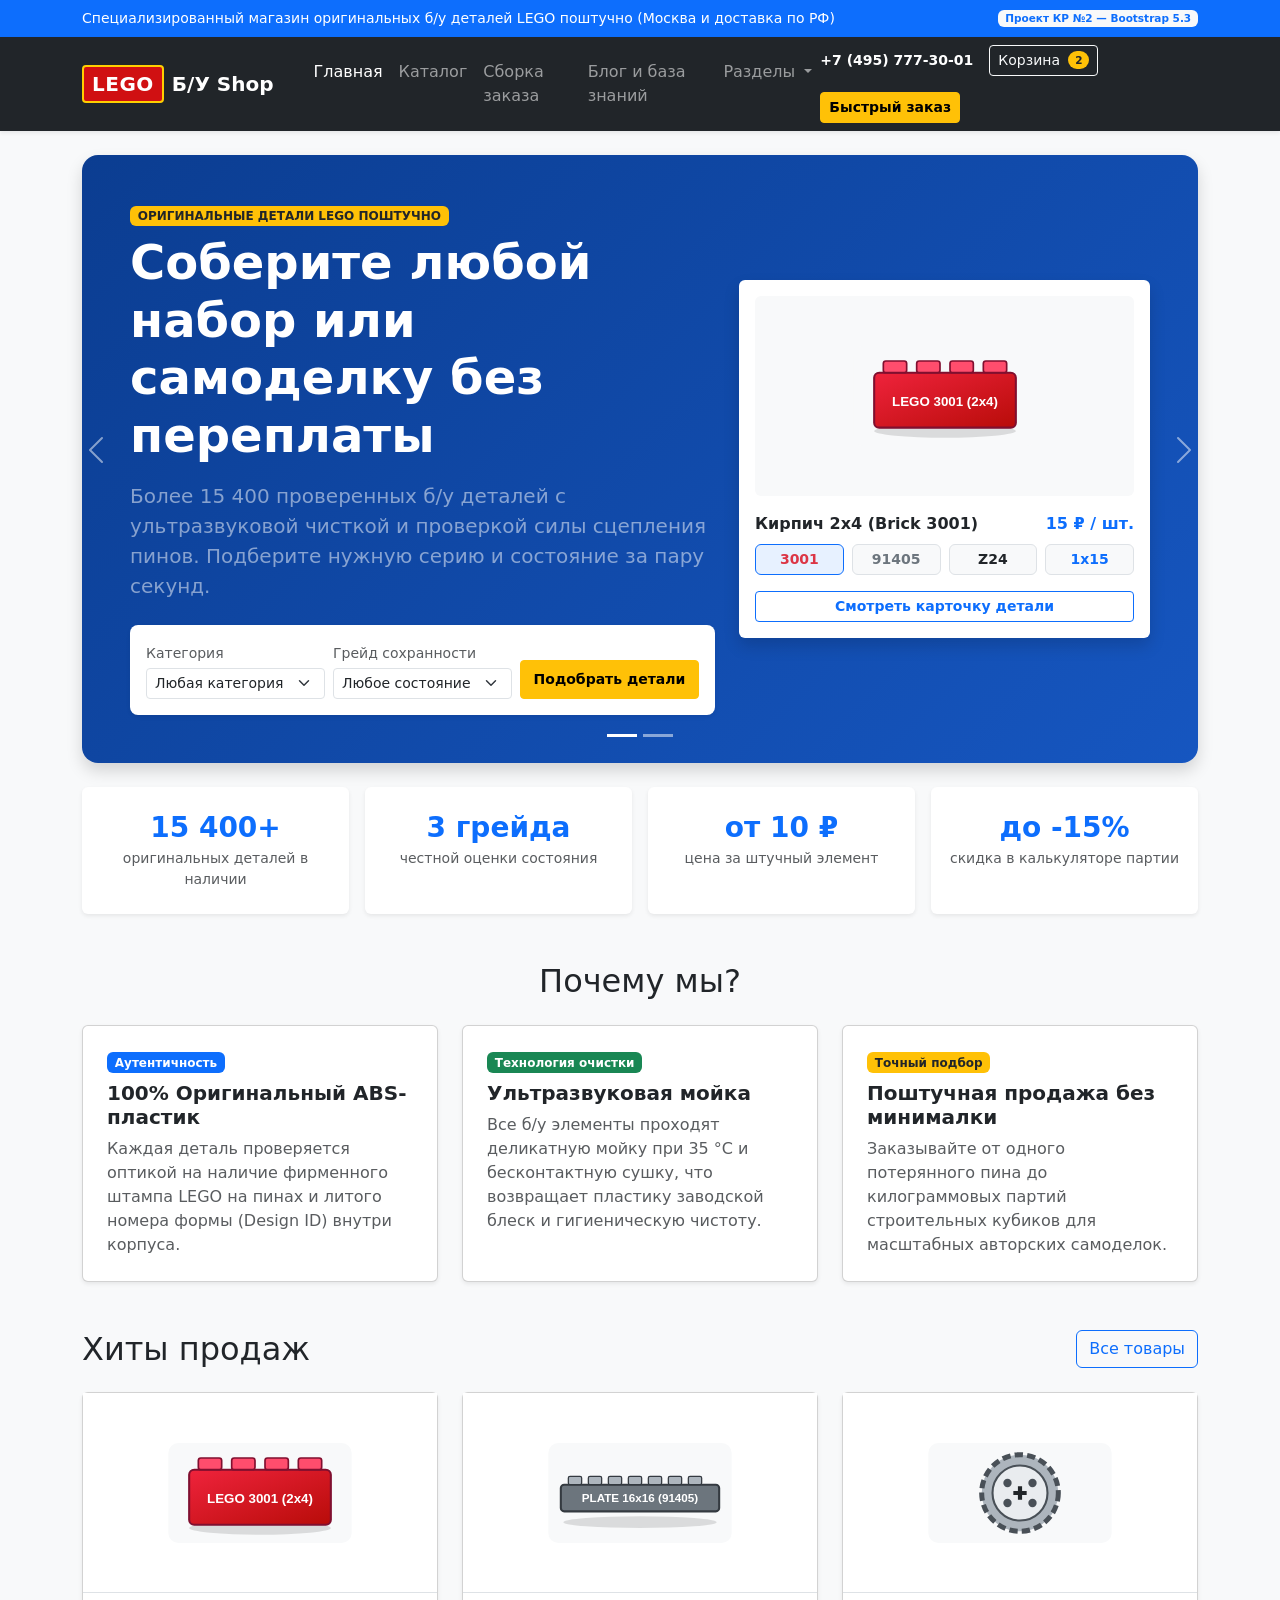
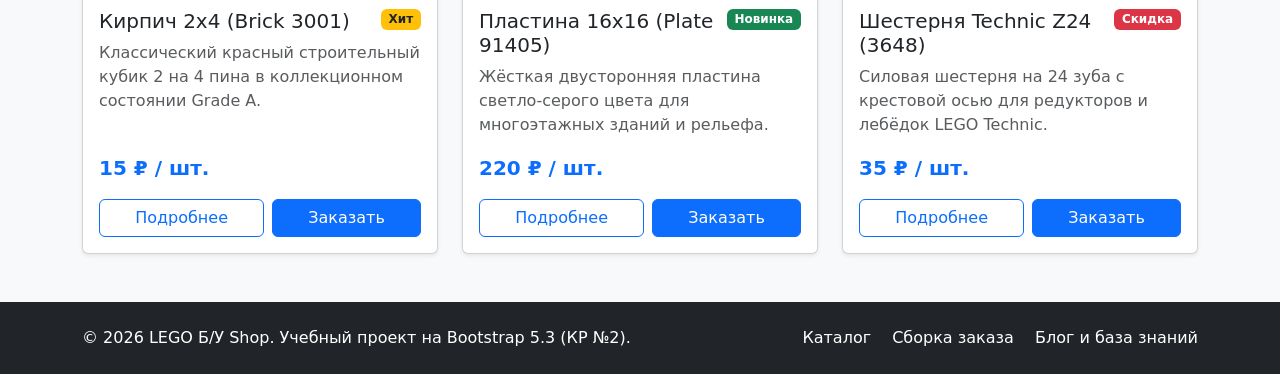
<file: index.html>
<!DOCTYPE html>
<html lang="ru">
<head>
  <meta charset="UTF-8">
  <meta name="viewport" content="width=device-width, initial-scale=1.0">
  <title>Главная — LEGO Б/У Shop</title>
  <link href="https://cdn.jsdelivr.net/npm/bootstrap@5.3.3/dist/css/bootstrap.min.css" rel="stylesheet">
  <link rel="stylesheet" href="css/custom.css">
</head>
<body class="d-flex flex-column bg-light">

  <!-- Верхняя информационная полоса (ПЗ №9, Этап 4) -->
  <div class="bg-primary text-white py-2 small">
    <div class="container d-flex flex-wrap justify-content-between align-items-center">
      <span>Специализированный магазин оригинальных б/у деталей LEGO поштучно (Москва и доставка по РФ)</span>
      <span class="badge bg-light text-primary">Проект КР №2 — Bootstrap 5.3</span>
    </div>
  </div>

  <!-- Единая навигация (navbar) -->
  <header class="sticky-top">
    <nav class="navbar navbar-expand-lg navbar-dark bg-dark shadow-sm">
      <div class="container">
        <a class="navbar-brand fw-bold d-flex align-items-center gap-2" href="index.html">
          <span class="lego-logo-badge">LEGO</span>
          <span>Б/У Shop</span>
        </a>
        <button
          class="navbar-toggler"
          type="button"
          data-bs-toggle="collapse"
          data-bs-target="#mainNavbar"
          aria-controls="mainNavbar"
          aria-expanded="false"
          aria-label="Переключить навигацию"
        >
          <span class="navbar-toggler-icon"></span>
        </button>
        <div class="collapse navbar-collapse" id="mainNavbar">
          <ul class="navbar-nav me-auto mb-2 mb-lg-0 ms-lg-3">
            <li class="nav-item">
              <a class="nav-link active" aria-current="page" href="index.html">Главная</a>
            </li>
            <li class="nav-item">
              <a class="nav-link" href="catalog.html">Каталог</a>
            </li>
            <li class="nav-item">
              <a class="nav-link" href="order.html">Сборка заказа</a>
            </li>
            <li class="nav-item">
              <a class="nav-link" href="blog.html">Блог и база знаний</a>
            </li>
            <li class="nav-item dropdown">
              <a
                class="nav-link dropdown-toggle"
                href="#"
                role="button"
                data-bs-toggle="dropdown"
                aria-expanded="false"
              >
                Разделы
              </a>
              <ul class="dropdown-menu">
                <li><a class="dropdown-item" href="catalog.html?category=bricks">Базовые кубики (Bricks)</a></li>
                <li><a class="dropdown-item" href="catalog.html?category=plates">Пластины и тайлы (Plates)</a></li>
                <li><a class="dropdown-item" href="catalog.html?category=technic">Механика Technic</a></li>
                <li><hr class="dropdown-divider"></li>
                <li><a class="dropdown-item" href="order.html#trackerTab">Отследить заказ</a></li>
              </ul>
            </li>
          </ul>
          <div class="d-flex flex-wrap align-items-center gap-3">
            <a href="tel:+74957773001" class="text-white text-decoration-none fw-semibold small">
              +7 (495) 777-30-01
            </a>
            <a href="order.html" class="btn btn-outline-light btn-sm">
              Корзина <span id="cartBadge" class="badge rounded-pill bg-warning text-dark ms-1">2</span>
            </a>
              <button
                type="button"
                class="btn btn-warning btn-sm fw-semibold"
                data-bs-toggle="modal"
                data-bs-target="#orderModal"
                data-product="Быстрый подбор по артикулу"
              >
                Быстрый заказ
              </button>
          </div>
        </div>
      </div>
    </nav>
  </header>

  <main class="flex-grow-1">
    <!-- Hero-блок (Carousel из 2 слайдов + интерактивная витрина) -->
    <section class="container mt-4" aria-label="Промо-слайдер">
      <div id="heroCarousel" class="carousel slide hero-rounded overflow-hidden shadow" data-bs-ride="false">
        <div class="carousel-indicators">
          <button type="button" data-bs-target="#heroCarousel" data-bs-slide-to="0" class="active" aria-current="true" aria-label="Слайд 1"></button>
          <button type="button" data-bs-target="#heroCarousel" data-bs-slide-to="1" aria-label="Слайд 2"></button>
        </div>

        <div class="carousel-inner">
          <!-- Слайд 1: Гарантированный темно-синий градиент прямо в атрибуте style -->
          <div class="carousel-item active bg-dark text-white p-4 p-lg-5" style="background: linear-gradient(135deg, #0b3d91 0%, #1656c0 100%) !important;">
            <div class="row align-items-center g-4">
              <div class="col-12 col-lg-7">
                <span class="badge bg-warning text-dark mb-2 fw-semibold">ОРИГИНАЛЬНЫЕ ДЕТАЛИ LEGO ПОШТУЧНО</span>
                <h1 class="display-5 fw-bold mb-3 text-white">Соберите любой набор или самоделку без переплаты</h1>
                <p class="lead text-white-50 mb-4">
                  Более 15 400 проверенных б/у деталей с ультразвуковой чисткой и проверкой силы сцепления пинов. Подберите нужную серию и состояние за пару секунд.
                </p>

                <!-- Форма быстрого подбора -->
                <form action="catalog.html" method="get" class="bg-white text-dark p-3 rounded-3 shadow-sm">
                  <div class="row g-2 align-items-end">
                    <div class="col-12 col-sm-4">
                      <label for="heroCategory" class="form-label small text-muted mb-1">Категория</label>
                      <select id="heroCategory" name="category" class="form-select form-select-sm">
                        <option value="all">Любая категория</option>
                        <option value="bricks">Кубики (Bricks)</option>
                        <option value="plates">Пластины (Plates)</option>
                        <option value="technic">Детали Technic</option>
                        <option value="slopes">Скосы и окна</option>
                      </select>
                    </div>
                    <div class="col-12 col-sm-4">
                      <label for="heroCondition" class="form-label small text-muted mb-1">Грейд сохранности</label>
                      <select id="heroCondition" name="condition" class="form-select form-select-sm">
                        <option value="all">Любое состояние</option>
                        <option value="grade-a">Отличное (Grade A)</option>
                        <option value="grade-b">Хорошее (Grade B)</option>
                        <option value="vintage">Винтаж (до 2000 г.)</option>
                      </select>
                    </div>
                    <div class="col-12 col-sm-4">
                      <button type="submit" class="btn btn-warning w-100 fw-semibold btn-sm py-2">
                        Подобрать детали
                      </button>
                    </div>
                  </div>
                </form>

                  
              </div>

              <!-- Интерактивная витрина -->
              <div class="col-12 col-lg-5">
                <div class="card border-0 shadow text-dark">
                  <div class="card-body p-3">
                    <div id="heroPreviewImg" class="placeholder-image rounded bg-light d-flex align-items-center justify-content-center mb-3"></div>
                    <div class="d-flex justify-content-between align-items-center mb-2">
                      <h2 id="heroPreviewTitle" class="h6 fw-bold mb-0">Кирпич 2x4 (Brick 3001)</h2>
                      <span id="heroPreviewPrice" class="fw-bold text-primary">15 ₽ / шт.</span>
                    </div>
                    <div class="row g-2 mb-3">
                      <div class="col-3">
                        <button type="button" class="btn btn-light border w-100 p-1 hero-thumb active" data-id="3001">
                          <span class="d-block small fw-bold text-danger">3001</span>
                        </button>
                      </div>
                      <div class="col-3">
                        <button type="button" class="btn btn-light border w-100 p-1 hero-thumb" data-id="91405">
                          <span class="d-block small fw-bold text-secondary">91405</span>
                        </button>
                      </div>
                      <div class="col-3">
                        <button type="button" class="btn btn-light border w-100 p-1 hero-thumb" data-id="3648">
                          <span class="d-block small fw-bold text-dark">Z24</span>
                        </button>
                      </div>
                      <div class="col-3">
                        <button type="button" class="btn btn-light border w-100 p-1 hero-thumb" data-id="32278">
                          <span class="d-block small fw-bold text-primary">1x15</span>
                        </button>
                      </div>
                    </div>
                    <a id="heroPreviewLink" href="product.html?id=3001" class="btn btn-outline-primary btn-sm w-100 fw-semibold">
                      Смотреть карточку детали
                    </a>
                  </div>
                </div>
              </div>
            </div>
          </div>

          <!-- Слайд 2: Темно-серый градиент -->
          <div class="carousel-item bg-dark text-white p-4 p-lg-5" style="background: linear-gradient(135deg, #1f2937 0%, #374151 100%) !important;">
            <div class="row align-items-center g-4 py-lg-3">
              <div class="col-12 col-lg-7">
                <span class="badge bg-info text-dark mb-2 fw-semibold">ИНДИВИДУАЛЬНАЯ КОМПЛЕКТАЦИЯ</span>
                <h2 class="display-5 fw-bold mb-3 text-white">Импорт списков деталей BrickLink и Rebrickable</h2>
                <p class="lead text-white-50 mb-4">
                  Потеряли пакет деталей при переезде или собираете авторский MOC-проект? Рассчитайте вес партии, скидку и доставку в нашем онлайн-калькуляторе.
                </p>
                <div class="d-flex flex-wrap gap-2">
                  <a href="order.html" class="btn btn-warning btn-lg fw-semibold">Открыть сборку заказа</a>
                  <a href="blog.html" class="btn btn-outline-light btn-lg">Энциклопедия LEGO</a>
                </div>
              </div>
              <div class="col-12 col-lg-5">
                <div class="p-4 rounded-3 bg-black bg-opacity-50 border border-secondary">
                  <h3 class="h5 text-warning fw-bold mb-3">Этапы подготовки каждой партии:</h3>
                  <ul class="list-unstyled mb-0 small text-white">
                    <li class="mb-2">1. Ручной отсев неоригинальных аналогов по штампу на пинах.</li>
                    <li class="mb-2">2. Ультразвуковая ванна при 35 °C и сушка без налёта.</li>
                    <li class="mb-0">3. Фасовка по зип-пакетам с маркировкой Design ID.</li>
                  </ul>
                </div>
              </div>
            </div>
          </div>
        </div>

          <!-- Слайд 2 -->
          <div class="carousel-item hero-slide-secondary text-white p-4 p-lg-5">
            <div class="row align-items-center g-4 py-lg-3">
              <div class="col-12 col-lg-7">
                <span class="badge bg-info text-dark mb-2 fw-semibold">ИНДИВИДУАЛЬНАЯ КОМПЛЕКТАЦИЯ</span>
                <h2 class="display-5 fw-bold mb-3">Импорт списков деталей BrickLink и Rebrickable</h2>
                <p class="lead mb-4">
                  Потеряли пакет деталей при переезде или собираете авторский MOC-проект? Рассчитайте вес партии, скидку и доставку в нашем онлайн-калькуляторе.
                </p>
                <div class="d-flex flex-wrap gap-2">
                  <a href="order.html" class="btn btn-warning btn-lg fw-semibold">Открыть сборку заказа</a>
                  <a href="blog.html" class="btn btn-outline-light btn-lg">Энциклопедия LEGO</a>
                </div>
              </div>
              <div class="col-12 col-lg-5">
                <div class="p-4 rounded-3 bg-dark bg-opacity-50 border border-secondary">
                  <h3 class="h5 text-warning fw-bold mb-3">Этапы подготовки каждой партии:</h3>
                  <ul class="list-unstyled mb-0 small">
                    <li class="mb-2">1. Ручной отсев неоригинальных аналогов по штампу на пинах.</li>
                    <li class="mb-2">2. Ультразвуковая ванна при 35 °C и сушка без налёта.</li>
                    <li class="mb-0">3. Фасовка по зип-пакетам с маркировкой Design ID.</li>
                  </ul>
                </div>
              </div>
            </div>
          </div>
        </div>

        <button class="carousel-control-prev" type="button" data-bs-target="#heroCarousel" data-bs-slide="prev">
          <span class="carousel-control-prev-icon" aria-hidden="true"></span>
          <span class="visually-hidden">Предыдущий</span>
        </button>
        <button class="carousel-control-next" type="button" data-bs-target="#heroCarousel" data-bs-slide="next">
          <span class="carousel-control-next-icon" aria-hidden="true"></span>
          <span class="visually-hidden">Следующий</span>
        </button>
      </div>
    </section>

    <!-- Полоса статистики -->
    <section class="container my-4" aria-label="Ключевые показатели">
      <div class="row g-3 text-center">
        <div class="col-6 col-lg-3">
          <div class="card border-0 shadow-sm h-100 py-2">
            <div class="card-body">
              <p class="h3 fw-bold text-primary mb-1">15 400+</p>
              <p class="text-muted small mb-0">оригинальных деталей в наличии</p>
            </div>
          </div>
        </div>
        <div class="col-6 col-lg-3">
          <div class="card border-0 shadow-sm h-100 py-2">
            <div class="card-body">
              <p class="h3 fw-bold text-primary mb-1">3 грейда</p>
              <p class="text-muted small mb-0">честной оценки состояния</p>
            </div>
          </div>
        </div>
        <div class="col-6 col-lg-3">
          <div class="card border-0 shadow-sm h-100 py-2">
            <div class="card-body">
              <p class="h3 fw-bold text-primary mb-1">от 10 ₽</p>
              <p class="text-muted small mb-0">цена за штучный элемент</p>
            </div>
          </div>
        </div>
        <div class="col-6 col-lg-3">
          <div class="card border-0 shadow-sm h-100 py-2">
            <div class="card-body">
              <p class="h3 fw-bold text-primary mb-1">до -15%</p>
              <p class="text-muted small mb-0">скидка в калькуляторе партии</p>
            </div>
          </div>
        </div>
      </div>
    </section>

    <!-- Преимущества: Заголовок "Почему мы?" и 3 карточки (col-12 col-md-4) -->
    <section class="container my-5">
      <h2 class="text-center mb-4">Почему мы?</h2>
      <div class="row g-4">
        <div class="col-12 col-md-4">
          <div class="card h-100 shadow-sm product-card-hover">
            <div class="card-body p-4">
              <span class="badge bg-primary mb-2">Аутентичность</span>
              <h3 class="card-title h5 fw-bold">100% Оригинальный ABS-пластик</h3>
              <p class="card-text text-muted mb-0">
                Каждая деталь проверяется оптикой на наличие фирменного штампа LEGO на пинах и литого номера формы (Design ID) внутри корпуса.
              </p>
            </div>
          </div>
        </div>
        <div class="col-12 col-md-4">
          <div class="card h-100 shadow-sm product-card-hover">
            <div class="card-body p-4">
              <span class="badge bg-success mb-2">Технология очистки</span>
              <h3 class="card-title h5 fw-bold">Ультразвуковая мойка</h3>
              <p class="card-text text-muted mb-0">
                Все б/у элементы проходят деликатную мойку при 35 °C и бесконтактную сушку, что возвращает пластику заводской блеск и гигиеническую чистоту.
              </p>
            </div>
          </div>
        </div>
        <div class="col-12 col-md-4">
          <div class="card h-100 shadow-sm product-card-hover">
            <div class="card-body p-4">
              <span class="badge bg-warning text-dark mb-2">Точный подбор</span>
              <h3 class="card-title h5 fw-bold">Поштучная продажа без минималки</h3>
              <p class="card-text text-muted mb-0">
                Заказывайте от одного потерянного пина до килограммовых партий строительных кубиков для масштабных авторских самоделок.
              </p>
            </div>
          </div>
        </div>
      </div>
    </section>

    <!-- Хиты продаж: Заголовок, кнопка "Все товары" и 3 карточки (col-12 col-md-6 col-lg-4) -->
    <section class="container my-5" id="popular">
      <div class="d-flex justify-content-between align-items-center mb-4">
        <h2 class="mb-0">Хиты продаж</h2>
        <a href="catalog.html" class="btn btn-outline-primary">Все товары</a>
      </div>
      <div class="row g-4">
        <div class="col-12 col-md-6 col-lg-4">
          <div class="card h-100 shadow-sm product-card-hover">
            <div class="placeholder-image bg-white border-bottom d-flex align-items-center justify-content-center p-3" data-render-part="3001"></div>
            <div class="card-body d-flex flex-column">
              <div class="d-flex justify-content-between align-items-start mb-2">
                <h3 class="card-title h5 mb-0">Кирпич 2x4 (Brick 3001)</h3>
                <span class="badge bg-warning text-dark">Хит</span>
              </div>
              <p class="card-text text-muted">
                Классический красный строительный кубик 2 на 4 пина в коллекционном состоянии Grade A.
              </p>
              <p class="fw-bold fs-5 mt-auto mb-3 text-primary">15 ₽ / шт.</p>
              <div class="d-flex gap-2">
                <a href="product.html?id=3001" class="btn btn-outline-primary flex-grow-1">Подробнее</a>
                <button
                  type="button"
                  class="btn btn-primary flex-grow-1"
                  data-bs-toggle="modal"
                  data-bs-target="#orderModal"
                  data-product="Кирпич 2x4 (Brick 3001) — 15 ₽"
                >
                  Заказать
                </button>
              </div>
            </div>
          </div>
        </div>

        <div class="col-12 col-md-6 col-lg-4">
          <div class="card h-100 shadow-sm product-card-hover">
            <div class="placeholder-image bg-white border-bottom d-flex align-items-center justify-content-center p-3" data-render-part="91405"></div>
            <div class="card-body d-flex flex-column">
              <div class="d-flex justify-content-between align-items-start mb-2">
                <h3 class="card-title h5 mb-0">Пластина 16x16 (Plate 91405)</h3>
                <span class="badge bg-success">Новинка</span>
              </div>
              <p class="card-text text-muted">
                Жёсткая двусторонняя пластина светло-серого цвета для многоэтажных зданий и рельефа.
              </p>
              <p class="fw-bold fs-5 mt-auto mb-3 text-primary">220 ₽ / шт.</p>
              <div class="d-flex gap-2">
                <a href="product.html?id=91405" class="btn btn-outline-primary flex-grow-1">Подробнее</a>
                <button
                  type="button"
                  class="btn btn-primary flex-grow-1"
                  data-bs-toggle="modal"
                  data-bs-target="#orderModal"
                  data-product="Пластина 16x16 (Plate 91405) — 220 ₽"
                >
                  Заказать
                </button>
              </div>
            </div>
          </div>
        </div>

        <div class="col-12 col-md-6 col-lg-4">
          <div class="card h-100 shadow-sm product-card-hover">
            <div class="placeholder-image bg-white border-bottom d-flex align-items-center justify-content-center p-3" data-render-part="3648"></div>
            <div class="card-body d-flex flex-column">
              <div class="d-flex justify-content-between align-items-start mb-2">
                <h3 class="card-title h5 mb-0">Шестерня Technic Z24 (3648)</h3>
                <span class="badge bg-danger">Скидка</span>
              </div>
              <p class="card-text text-muted">
                Силовая шестерня на 24 зуба с крестовой осью для редукторов и лебёдок LEGO Technic.
              </p>
              <p class="fw-bold fs-5 mt-auto mb-3 text-primary">35 ₽ / шт.</p>
              <div class="d-flex gap-2">
                <a href="product.html?id=3648" class="btn btn-outline-primary flex-grow-1">Подробнее</a>
                <button
                  type="button"
                  class="btn btn-primary flex-grow-1"
                  data-bs-toggle="modal"
                  data-bs-target="#orderModal"
                  data-product="Шестерня Technic Z24 (3648) — 35 ₽"
                >
                  Заказать
                </button>
              </div>
            </div>
          </div>
        </div>
      </div>
    </section>
  </main>

  <!-- Единый подвал (footer) -->
  <footer class="bg-dark text-white py-4 mt-auto">
    <div class="container">
      <div class="row align-items-center g-3">
        <div class="col-12 col-md-6">
          <p class="mb-0">&copy; 2026 LEGO Б/У Shop. Учебный проект на Bootstrap 5.3 (КР №2).</p>
        </div>
        <div class="col-12 col-md-6 text-md-end">
          <a class="text-white text-decoration-none me-3" href="catalog.html">Каталог</a>
          <a class="text-white text-decoration-none me-3" href="order.html">Сборка заказа</a>
          <a class="text-white text-decoration-none" href="blog.html">Блог и база знаний</a>
        </div>
      </div>
    </div>
  </footer>

  <!-- Модальное окно заказа (ID orderModal) -->
  <div class="modal fade" id="orderModal" tabindex="-1" aria-labelledby="orderModalLabel" aria-hidden="true">
    <div class="modal-dialog">
      <div class="modal-content">
        <div class="modal-header">
          <h2 class="modal-title h5" id="orderModalLabel">Быстрый заказ детали</h2>
          <button type="button" class="btn-close" data-bs-dismiss="modal" aria-label="Закрыть"></button>
        </div>
        <div class="modal-body">
          <div id="modalSelectedProduct" class="alert alert-secondary py-2 small mb-3" role="alert">
            Выбранная позиция: <strong>Быстрый подбор деталей</strong>
          </div>
          <div id="modalSuccessAlert" class="alert alert-success d-none" role="alert">
            Заявка принята! Деталь также добавлена в калькулятор сборки.
          </div>
          <form id="modalOrderForm">
            <div class="mb-3">
              <label for="orderName" class="form-label">Имя *</label>
              <input type="text" class="form-control" id="orderName" name="name" placeholder="Введите ваше имя" required>
            </div>
            <div class="mb-3">
              <label for="orderPhone" class="form-label">Телефон *</label>
              <div class="input-group">
                <span class="input-group-text">+7</span>
                <input type="tel" class="form-control" id="orderPhone" name="phone" placeholder="900 000-00-00" required>
              </div>
            </div>
            <div class="form-check mb-3">
              <input class="form-check-input" type="checkbox" id="orderAgree" name="agree" required>
              <label class="form-check-label" for="orderAgree">
                Согласен на обработку персональных данных *
              </label>
            </div>
            <button type="submit" class="btn btn-primary w-100">Отправить заявку</button>
          </form>
        </div>
      </div>
    </div>
  </div>

  <script src="https://cdn.jsdelivr.net/npm/bootstrap@5.3.3/dist/js/bootstrap.bundle.min.js"></script>
  <script>
    const PARTS_DATA = {
      "3001": {
        title: "Кирпич 2x4 (Brick 3001)",
        price: "15 ₽ / шт.",
        svg: `<svg viewBox="0 0 240 140" width="200" height="120">
          <defs><linearGradient id="g3001" x1="0" y1="0" x2="1" y2="1"><stop offset="0%" stop-color="#ef233c"/><stop offset="100%" stop-color="#b80c09"/></linearGradient></defs>
          <rect x="10" y="10" width="220" height="120" rx="12" fill="#f8f9fa"/>
          <ellipse cx="120" cy="112" rx="85" ry="8" fill="rgba(0,0,0,0.12)"/>
          <rect x="35" y="42" width="170" height="66" rx="6" fill="url(#g3001)" stroke="#800f2f" stroke-width="2.5"/>
          <rect x="46" y="28" width="28" height="14" rx="3" fill="#ff4d6d" stroke="#800f2f" stroke-width="2"/>
          <rect x="86" y="28" width="28" height="14" rx="3" fill="#ff4d6d" stroke="#800f2f" stroke-width="2"/>
          <rect x="126" y="28" width="28" height="14" rx="3" fill="#ff4d6d" stroke="#800f2f" stroke-width="2"/>
          <rect x="166" y="28" width="28" height="14" rx="3" fill="#ff4d6d" stroke="#800f2f" stroke-width="2"/>
          <text x="120" y="82" text-anchor="middle" fill="#ffffff" font-family="sans-serif" font-weight="bold" font-size="16">LEGO 3001 (2x4)</text>
        </svg>`
      },
      "91405": {
        title: "Пластина 16x16 (Plate 91405)",
        price: "220 ₽ / шт.",
        svg: `<svg viewBox="0 0 240 140" width="200" height="120">
          <rect x="10" y="10" width="220" height="120" rx="12" fill="#f8f9fa"/>
          <ellipse cx="120" cy="105" rx="92" ry="7" fill="rgba(0,0,0,0.12)"/>
          <rect x="25" y="60" width="190" height="32" rx="4" fill="#6c757d" stroke="#343a40" stroke-width="2.5"/>
          <g fill="#adb5bd" stroke="#343a40" stroke-width="1.5">
            <rect x="34" y="50" width="16" height="10" rx="2"/><rect x="58" y="50" width="16" height="10" rx="2"/>
            <rect x="82" y="50" width="16" height="10" rx="2"/><rect x="106" y="50" width="16" height="10" rx="2"/>
            <rect x="130" y="50" width="16" height="10" rx="2"/><rect x="154" y="50" width="16" height="10" rx="2"/>
            <rect x="178" y="50" width="16" height="10" rx="2"/>
          </g>
          <text x="120" y="81" text-anchor="middle" fill="#ffffff" font-family="sans-serif" font-weight="bold" font-size="14">PLATE 16x16 (91405)</text>
        </svg>`
      },
      "3648": {
        title: "Шестерня Technic Z24 (3648)",
        price: "35 ₽ / шт.",
        svg: `<svg viewBox="0 0 240 140" width="200" height="120">
          <rect x="10" y="10" width="220" height="120" rx="12" fill="#f8f9fa"/>
          <circle cx="120" cy="70" r="46" fill="#adb5bd" stroke="#495057" stroke-width="6" stroke-dasharray="10 5"/>
          <circle cx="120" cy="70" r="33" fill="#e9ecef" stroke="#495057" stroke-width="2.5"/>
          <circle cx="105" cy="58" r="5" fill="#495057"/><circle cx="135" cy="58" r="5" fill="#495057"/>
          <circle cx="105" cy="82" r="5" fill="#495057"/><circle cx="135" cy="82" r="5" fill="#495057"/>
          <path d="M112 70 H128 M120 62 V78" stroke="#212529" stroke-width="5"/>
        </svg>`
      },
      "32278": {
        title: "Балка Technic 1x15 (32278)",
        price: "45 ₽ / шт.",
        svg: `<svg viewBox="0 0 240 140" width="200" height="120">
          <rect x="10" y="10" width="220" height="120" rx="12" fill="#f8f9fa"/>
          <rect x="22" y="52" width="196" height="36" rx="18" fill="#0d6efd" stroke="#084298" stroke-width="2.5"/>
          <g fill="#f8f9fa" stroke="#084298" stroke-width="2">
            <circle cx="46" cy="70" r="8"/><circle cx="75" cy="70" r="8"/><circle cx="105" cy="70" r="8"/>
            <circle cx="135" cy="70" r="8"/><circle cx="165" cy="70" r="8"/><circle cx="194" cy="70" r="8"/>
          </g>
        </svg>`
      }
    };

    document.querySelectorAll("[data-render-part]").forEach(el => {
      const id = el.getAttribute("data-render-part");
      if (PARTS_DATA[id]) el.innerHTML = PARTS_DATA[id].svg;
    });

    const previewImg = document.getElementById("heroPreviewImg");
    const previewTitle = document.getElementById("heroPreviewTitle");
    const previewPrice = document.getElementById("heroPreviewPrice");
    const previewLink = document.getElementById("heroPreviewLink");

    function updateHeroPreview(id) {
      const item = PARTS_DATA[id];
      if (!item || !previewImg) return;
      previewImg.innerHTML = item.svg;
      previewTitle.textContent = item.title;
      previewPrice.textContent = item.price;
      previewLink.href = `product.html?id=${id}`;
    }
    updateHeroPreview("3001");

    document.querySelectorAll(".hero-thumb").forEach(btn => {
      btn.addEventListener("click", () => {
        document.querySelectorAll(".hero-thumb").forEach(b => b.classList.remove("active", "border-primary"));
        btn.classList.add("active", "border-primary");
        updateHeroPreview(btn.getAttribute("data-id"));
      });
    });

    const cartBadge = document.getElementById("cartBadge");
    let cartCount = parseInt(localStorage.getItem("legoCartCount") || "2", 10);
    if (cartBadge) cartBadge.textContent = cartCount;

    const orderModal = document.getElementById("orderModal");
    orderModal.addEventListener("show.bs.modal", event => {
      const trigger = event.relatedTarget;
      const productInfo = trigger ? trigger.getAttribute("data-product") : "Подбор деталей";
      document.getElementById("modalSelectedProduct").innerHTML = `Выбранная позиция: <strong>${productInfo}</strong>`;
      document.getElementById("modalSuccessAlert").classList.add("d-none");
      cartCount += 1;
      localStorage.setItem("legoCartCount", cartCount);
      if (cartBadge) cartBadge.textContent = cartCount;
    });

    document.getElementById("modalOrderForm").addEventListener("submit", e => {
      e.preventDefault();
      document.getElementById("modalSuccessAlert").classList.remove("d-none");
      e.target.reset();
    });
  </script>
</body>
</html>
</file>
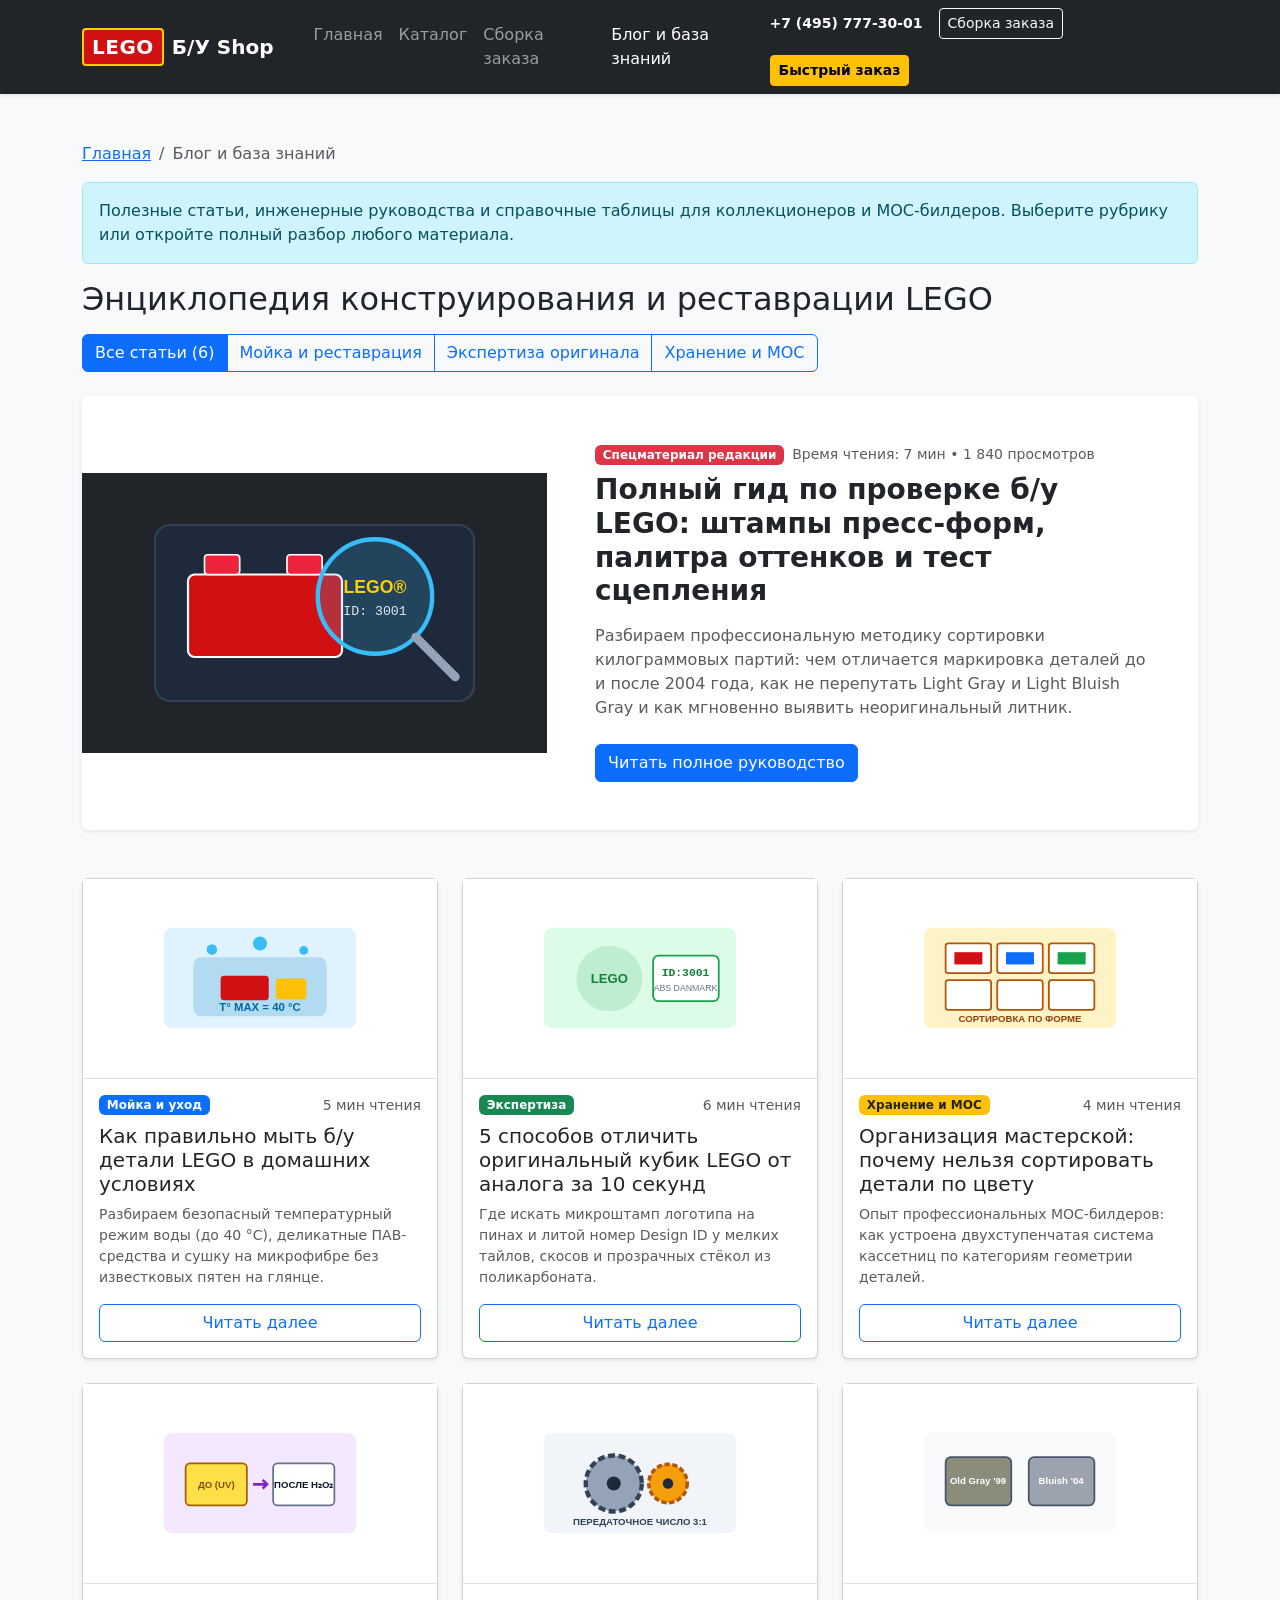
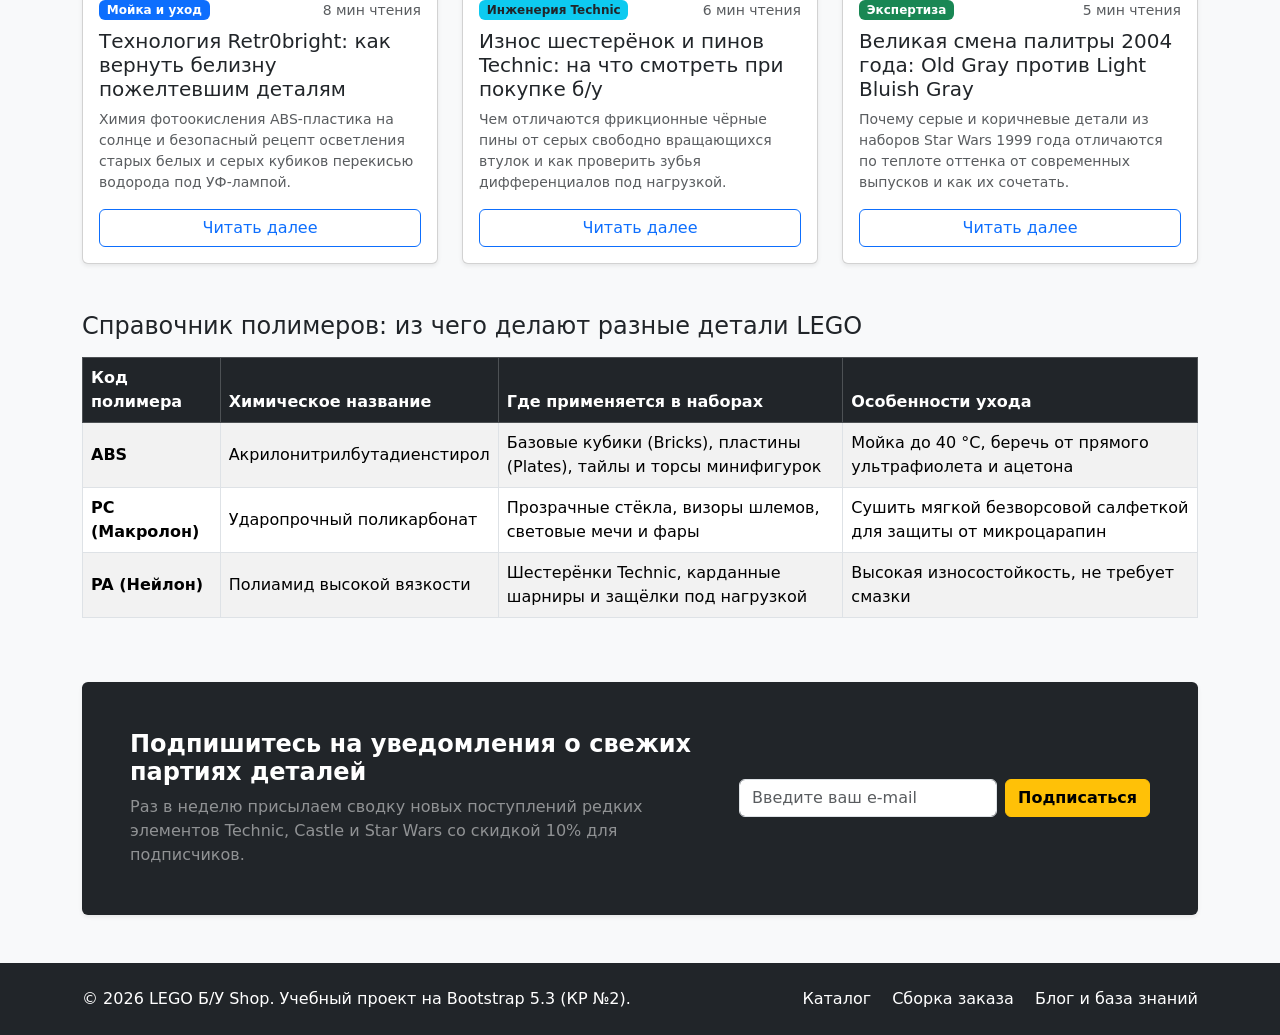
<file: blog.html>
<!DOCTYPE html>
<html lang="ru">
<head>
  <meta charset="UTF-8">
  <meta name="viewport" content="width=device-width, initial-scale=1.0">
  <title>Блог и база знаний — LEGO Б/У Shop</title>
  <link href="https://cdn.jsdelivr.net/npm/bootstrap@5.3.3/dist/css/bootstrap.min.css" rel="stylesheet">
  <link rel="stylesheet" href="css/custom.css">
</head>
<body class="d-flex flex-column bg-light">

  <header class="sticky-top">
    <nav class="navbar navbar-expand-lg navbar-dark bg-dark shadow-sm">
      <div class="container">
        <a class="navbar-brand fw-bold d-flex align-items-center gap-2" href="index.html">
          <span class="lego-logo-badge">LEGO</span>
          <span>Б/У Shop</span>
        </a>
        <button
          class="navbar-toggler"
          type="button"
          data-bs-toggle="collapse"
          data-bs-target="#mainNavbar"
          aria-controls="mainNavbar"
          aria-expanded="false"
          aria-label="Переключить навигацию"
        >
          <span class="navbar-toggler-icon"></span>
        </button>
        <div class="collapse navbar-collapse" id="mainNavbar">
          <ul class="navbar-nav me-auto mb-2 mb-lg-0 ms-lg-3">
            <li class="nav-item">
              <a class="nav-link" href="index.html">Главная</a>
            </li>
            <li class="nav-item">
              <a class="nav-link" href="catalog.html">Каталог</a>
            </li>
            <li class="nav-item">
              <a class="nav-link" href="order.html">Сборка заказа</a>
            </li>
            <li class="nav-item">
              <a class="nav-link active" aria-current="page" href="blog.html">Блог и база знаний</a>
            </li>
          </ul>
          <div class="d-flex flex-wrap align-items-center gap-3">
            <a href="tel:+74957773001" class="text-white text-decoration-none fw-semibold small">
              +7 (495) 777-30-01
            </a>
            <a href="order.html" class="btn btn-outline-light btn-sm">Сборка заказа</a>
            <button
              type="button"
              class="btn btn-warning btn-sm fw-semibold"
              data-bs-toggle="modal"
              data-bs-target="#orderModal"
              data-product="Вопрос эксперту из блога"
            >
              Быстрый заказ
            </button>
          </div>
        </div>
      </div>
    </nav>
  </header>

  <main class="container my-5 flex-grow-1">
    <nav aria-label="breadcrumb">
      <ol class="breadcrumb">
        <li class="breadcrumb-item"><a href="index.html">Главная</a></li>
        <li class="breadcrumb-item active" aria-current="page">Блог и база знаний</li>
      </ol>
    </nav>

    <!-- Обязательный alert alert-info -->
    <div class="alert alert-info" role="alert">
      Полезные статьи, инженерные руководства и справочные таблицы для коллекционеров и MOC-билдеров. Выберите рубрику или откройте полный разбор любого материала.
    </div>

    <div class="d-flex flex-wrap justify-content-between align-items-center gap-3 mb-4">
      <h1 class="h2 mb-0">Энциклопедия конструирования и реставрации LEGO</h1>
      <!-- Фильтр рубрик блога -->
      <div class="btn-group" role="group" aria-label="Фильтр статей по темам">
        <button type="button" class="btn btn-outline-primary active blog-filter-btn" data-topic="all">Все статьи (6)</button>
        <button type="button" class="btn btn-outline-primary blog-filter-btn" data-topic="care">Мойка и реставрация</button>
        <button type="button" class="btn btn-outline-primary blog-filter-btn" data-topic="auth">Экспертиза оригинала</button>
        <button type="button" class="btn btn-outline-primary blog-filter-btn" data-topic="moc">Хранение и MOC</button>
      </div>
    </div>

    <!-- Главный спецматериал (Featured Article Card) -->
    <article class="card shadow-sm border-0 overflow-hidden mb-5">
      <div class="row g-0 align-items-center">
        <div class="col-12 col-lg-5 bg-dark d-flex align-items-center justify-content-center p-4" style="min-height: 280px;">
          <svg viewBox="0 0 320 200" width="100%" height="220" aria-label="Схема проверки штампа LEGO">
            <rect x="15" y="20" width="290" height="160" rx="14" fill="#1e293b" stroke="#334155" stroke-width="2"/>
            <rect x="45" y="65" width="140" height="75" rx="6" fill="#d01012" stroke="#ffffff" stroke-width="2"/>
            <rect x="60" y="47" width="32" height="18" rx="3" fill="#ef233c" stroke="#ffffff" stroke-width="1.5"/>
            <rect x="135" y="47" width="32" height="18" rx="3" fill="#ef233c" stroke="#ffffff" stroke-width="1.5"/>
            <circle cx="215" cy="85" r="52" fill="rgba(56,189,248,0.18)" stroke="#38bdf8" stroke-width="4"/>
            <line x1="252" y1="122" x2="288" y2="158" stroke="#94a3b8" stroke-width="8" stroke-linecap="round"/>
            <text x="215" y="82" text-anchor="middle" fill="#ffcf00" font-family="sans-serif" font-weight="bold" font-size="16">LEGO®</text>
            <text x="215" y="102" text-anchor="middle" fill="#e2e8f0" font-family="monospace" font-size="12">ID: 3001</text>
          </svg>
        </div>
        <div class="col-12 col-lg-7">
          <div class="card-body p-4 p-lg-5">
            <div class="d-flex flex-wrap align-items-center gap-2 mb-2">
              <span class="badge bg-danger">Спецматериал редакции</span>
              <span class="text-muted small">Время чтения: 7 мин • 1 840 просмотров</span>
            </div>
            <h2 class="h3 fw-bold mb-3">Полный гид по проверке б/у LEGO: штампы пресс-форм, палитра оттенков и тест сцепления</h2>
            <p class="card-text text-muted mb-4">
              Разбираем профессиональную методику сортировки килограммовых партий: чем отличается маркировка деталей до и после 2004 года, как не перепутать Light Gray и Light Bluish Gray и как мгновенно выявить неоригинальный литник.
            </p>
            <button
              type="button"
              class="btn btn-primary"
              data-bs-toggle="modal"
              data-bs-target="#articleModal"
              data-article-id="original"
            >
              Читать полное руководство
            </button>
          </div>
        </div>
      </div>
    </article>

    <!-- Сетка из 6 карточек статей (col-12 col-md-6 col-lg-4) -->
    <section aria-label="Список статей блога">
      <div class="row g-4" id="blogGrid">
        <!-- Статья 1 -->
        <div class="col-12 col-md-6 col-lg-4 blog-card-item" data-topic="care">
          <article class="card h-100 shadow-sm product-card-hover">
            <div class="placeholder-image bg-white border-bottom d-flex align-items-center justify-content-center p-3">
              <svg viewBox="0 0 240 135" width="210" height="120" aria-label="Ультразвуковая мойка деталей">
                <rect x="10" y="10" width="220" height="115" rx="10" fill="#e0f2fe"/>
                <rect x="45" y="45" width="150" height="65" rx="8" fill="#0284c7" opacity="0.2" stroke="#0284c7" stroke-width="2.5"/>
                <rect x="75" y="65" width="55" height="28" rx="4" fill="#d01012"/>
                <rect x="138" y="68" width="35" height="24" rx="4" fill="#ffc107"/>
                <circle cx="65" cy="35" r="6" fill="#38bdf8"/><circle cx="120" cy="28" r="8" fill="#38bdf8"/><circle cx="170" cy="36" r="5" fill="#38bdf8"/>
                <text x="120" y="105" text-anchor="middle" fill="#0369a1" font-family="sans-serif" font-weight="bold" font-size="13">T° MAX = 40 °C</text>
              </svg>
            </div>
            <div class="card-body d-flex flex-column">
              <div class="d-flex justify-content-between align-items-center mb-2">
                <span class="badge bg-primary">Мойка и уход</span>
                <small class="text-muted">5 мин чтения</small>
              </div>
              <h3 class="card-title h5">Как правильно мыть б/у детали LEGO в домашних условиях</h3>
              <p class="card-text text-muted small">
                Разбираем безопасный температурный режим воды (до 40 °C), деликатные ПАВ-средства и сушку на микрофибре без известковых пятен на глянце.
              </p>
              <button type="button" class="btn btn-outline-primary mt-auto" data-bs-toggle="modal" data-bs-target="#articleModal" data-article-id="wash">
                Читать далее
              </button>
            </div>
          </article>
        </div>

        <!-- Статья 2 -->
        <div class="col-12 col-md-6 col-lg-4 blog-card-item" data-topic="auth">
          <article class="card h-100 shadow-sm product-card-hover">
            <div class="placeholder-image bg-white border-bottom d-flex align-items-center justify-content-center p-3">
              <svg viewBox="0 0 240 135" width="210" height="120" aria-label="Проверка штампа Design ID">
                <rect x="10" y="10" width="220" height="115" rx="10" fill="#dcfce7"/>
                <circle cx="85" cy="68" r="36" fill="#16a34a" opacity="0.15" stroke="#16a34a" stroke-width="3"/>
                <text x="85" y="73" text-anchor="middle" fill="#15803d" font-family="sans-serif" font-weight="bold" font-size="15">LEGO</text>
                <rect x="135" y="42" width="75" height="52" rx="6" fill="#ffffff" stroke="#16a34a" stroke-width="2"/>
                <text x="172" y="65" text-anchor="middle" fill="#15803d" font-family="monospace" font-weight="bold" font-size="13">ID:3001</text>
                <text x="172" y="82" text-anchor="middle" fill="#64748b" font-family="sans-serif" font-size="10">ABS DANMARK</text>
              </svg>
            </div>
            <div class="card-body d-flex flex-column">
              <div class="d-flex justify-content-between align-items-center mb-2">
                <span class="badge bg-success">Экспертиза</span>
                <small class="text-muted">6 мин чтения</small>
              </div>
              <h3 class="card-title h5">5 способов отличить оригинальный кубик LEGO от аналога за 10 секунд</h3>
              <p class="card-text text-muted small">
                Где искать микроштамп логотипа на пинах и литой номер Design ID у мелких тайлов, скосов и прозрачных стёкол из поликарбоната.
              </p>
              <button type="button" class="btn btn-outline-primary mt-auto" data-bs-toggle="modal" data-bs-target="#articleModal" data-article-id="original">
                Читать далее
              </button>
            </div>
          </article>
        </div>

        <!-- Статья 3 -->
        <div class="col-12 col-md-6 col-lg-4 blog-card-item" data-topic="moc">
          <article class="card h-100 shadow-sm product-card-hover">
            <div class="placeholder-image bg-white border-bottom d-flex align-items-center justify-content-center p-3">
              <svg viewBox="0 0 240 135" width="210" height="120" aria-label="Кассетницы для сортировки деталей">
                <rect x="10" y="10" width="220" height="115" rx="10" fill="#fef3c7"/>
                <g stroke="#b45309" stroke-width="2" fill="#ffffff">
                  <rect x="35" y="28" width="52" height="34" rx="3"/><rect x="94" y="28" width="52" height="34" rx="3"/><rect x="153" y="28" width="52" height="34" rx="3"/>
                  <rect x="35" y="70" width="52" height="34" rx="3"/><rect x="94" y="70" width="52" height="34" rx="3"/><rect x="153" y="70" width="52" height="34" rx="3"/>
                </g>
                <rect x="45" y="38" width="32" height="14" fill="#d01012"/><rect x="104" y="38" width="32" height="14" fill="#0d6efd"/><rect x="163" y="38" width="32" height="14" fill="#16a34a"/>
                <text x="120" y="118" text-anchor="middle" fill="#92400e" font-family="sans-serif" font-weight="bold" font-size="11">СОРТИРОВКА ПО ФОРМЕ</text>
              </svg>
            </div>
            <div class="card-body d-flex flex-column">
              <div class="d-flex justify-content-between align-items-center mb-2">
                <span class="badge bg-warning text-dark">Хранение и MOC</span>
                <small class="text-muted">4 мин чтения</small>
              </div>
              <h3 class="card-title h5">Организация мастерской: почему нельзя сортировать детали по цвету</h3>
              <p class="card-text text-muted small">
                Опыт профессиональных MOC-билдеров: как устроена двухступенчатая система кассетниц по категориям геометрии деталей.
              </p>
              <button type="button" class="btn btn-outline-primary mt-auto" data-bs-toggle="modal" data-bs-target="#articleModal" data-article-id="sort">
                Читать далее
              </button>
            </div>
          </article>
        </div>

        <!-- Статья 4 -->
        <div class="col-12 col-md-6 col-lg-4 blog-card-item" data-topic="care">
          <article class="card h-100 shadow-sm product-card-hover">
            <div class="placeholder-image bg-white border-bottom d-flex align-items-center justify-content-center p-3">
              <svg viewBox="0 0 240 135" width="210" height="120" aria-label="Отбеливание пожелтевшего пластика Retr0bright">
                <rect x="10" y="10" width="220" height="115" rx="10" fill="#f3e8ff"/>
                <rect x="35" y="45" width="70" height="48" rx="5" fill="#fde047" stroke="#a16207" stroke-width="2"/>
                <path d="M112 69 H128 M123 64 L128 69 L123 74" stroke="#7e22ce" stroke-width="3" fill="none"/>
                <rect x="135" y="45" width="70" height="48" rx="5" fill="#ffffff" stroke="#64748b" stroke-width="2"/>
                <text x="70" y="73" text-anchor="middle" fill="#854d0e" font-family="sans-serif" font-weight="bold" font-size="11">ДО (UV)</text>
                <text x="170" y="73" text-anchor="middle" fill="#0f172a" font-family="sans-serif" font-weight="bold" font-size="11">ПОСЛЕ H₂O₂</text>
              </svg>
            </div>
            <div class="card-body d-flex flex-column">
              <div class="d-flex justify-content-between align-items-center mb-2">
                <span class="badge bg-primary">Мойка и уход</span>
                <small class="text-muted">8 мин чтения</small>
              </div>
              <h3 class="card-title h5">Технология Retr0bright: как вернуть белизну пожелтевшим деталям</h3>
              <p class="card-text text-muted small">
                Химия фотоокисления ABS-пластика на солнце и безопасный рецепт осветления старых белых и серых кубиков перекисью водорода под УФ-лампой.
              </p>
              <button type="button" class="btn btn-outline-primary mt-auto" data-bs-toggle="modal" data-bs-target="#articleModal" data-article-id="retrobright">
                Читать далее
              </button>
            </div>
          </article>
        </div>

        <!-- Статья 5 -->
        <div class="col-12 col-md-6 col-lg-4 blog-card-item" data-topic="moc">
          <article class="card h-100 shadow-sm product-card-hover">
            <div class="placeholder-image bg-white border-bottom d-flex align-items-center justify-content-center p-3">
              <svg viewBox="0 0 240 135" width="210" height="120" aria-label="Редукторы и шестерни LEGO Technic">
                <rect x="10" y="10" width="220" height="115" rx="10" fill="#f1f5f9"/>
                <circle cx="90" cy="68" r="32" fill="#94a3b8" stroke="#334155" stroke-width="5" stroke-dasharray="8 4"/>
                <circle cx="152" cy="68" r="22" fill="#f59e0b" stroke="#b45309" stroke-width="4" stroke-dasharray="6 3"/>
                <circle cx="90" cy="68" r="8" fill="#1e293b"/><circle cx="152" cy="68" r="6" fill="#1e293b"/>
                <text x="120" y="116" text-anchor="middle" fill="#334155" font-family="sans-serif" font-weight="bold" font-size="11">ПЕРЕДАТОЧНОЕ ЧИСЛО 3:1</text>
              </svg>
            </div>
            <div class="card-body d-flex flex-column">
              <div class="d-flex justify-content-between align-items-center mb-2">
                <span class="badge bg-info text-dark">Инженерия Technic</span>
                <small class="text-muted">6 мин чтения</small>
              </div>
              <h3 class="card-title h5">Износ шестерёнок и пинов Technic: на что смотреть при покупке б/у</h3>
              <p class="card-text text-muted small">
                Чем отличаются фрикционные чёрные пины от серых свободно вращающихся втулок и как проверить зубья дифференциалов под нагрузкой.
              </p>
              <button type="button" class="btn btn-outline-primary mt-auto" data-bs-toggle="modal" data-bs-target="#articleModal" data-article-id="technic">
                Читать далее
              </button>
            </div>
          </article>
        </div>

        <!-- Статья 6 -->
        <div class="col-12 col-md-6 col-lg-4 blog-card-item" data-topic="auth">
          <article class="card h-100 shadow-sm product-card-hover">
            <div class="placeholder-image bg-white border-bottom d-flex align-items-center justify-content-center p-3">
              <svg viewBox="0 0 240 135" width="210" height="120" aria-label="Сравнение палитры цветов 2004 года">
                <rect x="10" y="10" width="220" height="115" rx="10" fill="#f8fafc"/>
                <rect x="35" y="38" width="75" height="55" rx="6" fill="#8b8c7a" stroke="#475569" stroke-width="2"/>
                <rect x="130" y="38" width="75" height="55" rx="6" fill="#9ca3af" stroke="#475569" stroke-width="2"/>
                <text x="72" y="69" text-anchor="middle" fill="#ffffff" font-family="sans-serif" font-weight="bold" font-size="11">Old Gray '99</text>
                <text x="167" y="69" text-anchor="middle" fill="#ffffff" font-family="sans-serif" font-weight="bold" font-size="11">Bluish '04</text>
              </svg>
            </div>
            <div class="card-body d-flex flex-column">
              <div class="d-flex justify-content-between align-items-center mb-2">
                <span class="badge bg-success">Экспертиза</span>
                <small class="text-muted">5 мин чтения</small>
              </div>
              <h3 class="card-title h5">Великая смена палитры 2004 года: Old Gray против Light Bluish Gray</h3>
              <p class="card-text text-muted small">
                Почему серые и коричневые детали из наборов Star Wars 1999 года отличаются по теплоте оттенка от современных выпусков и как их сочетать.
              </p>
              <button type="button" class="btn btn-outline-primary mt-auto" data-bs-toggle="modal" data-bs-target="#articleModal" data-article-id="colors">
                Читать далее
              </button>
            </div>
          </article>
        </div>
      </div>
    </section>

    <!-- Справочная таблица полимеров LEGO -->
    <section class="mt-5" aria-label="Справочная таблица материалов LEGO">
      <h2 class="h4 mb-3">Справочник полимеров: из чего делают разные детали LEGO</h2>
      <div class="table-responsive">
        <table class="table table-striped table-bordered align-middle bg-white">
          <thead class="table-dark">
            <tr>
              <th scope="col">Код полимера</th>
              <th scope="col">Химическое название</th>
              <th scope="col">Где применяется в наборах</th>
              <th scope="col">Особенности ухода</th>
            </tr>
          </thead>
          <tbody>
            <tr>
              <td class="fw-bold">ABS</td>
              <td>Акрилонитрилбутадиенстирол</td>
              <td>Базовые кубики (Bricks), пластины (Plates), тайлы и торсы минифигурок</td>
              <td>Мойка до 40 °C, беречь от прямого ультрафиолета и ацетона</td>
            </tr>
            <tr>
              <td class="fw-bold">PC (Макролон)</td>
              <td>Ударопрочный поликарбонат</td>
              <td>Прозрачные стёкла, визоры шлемов, световые мечи и фары</td>
              <td>Сушить мягкой безворсовой салфеткой для защиты от микроцарапин</td>
            </tr>
            <tr>
              <td class="fw-bold">PA (Нейлон)</td>
              <td>Полиамид высокой вязкости</td>
              <td>Шестерёнки Technic, карданные шарниры и защёлки под нагрузкой</td>
              <td>Высокая износостойкость, не требует смазки</td>
            </tr>
          </tbody>
        </table>
      </div>
    </section>

    <!-- Блок подписки на дайджест с вызовом Bootstrap Toast -->
    <section class="card border-0 shadow-sm bg-dark text-white mt-5">
      <div class="card-body p-4 p-lg-5">
        <div class="row align-items-center g-4">
          <div class="col-12 col-lg-7">
            <h2 class="h4 fw-bold mb-2">Подпишитесь на уведомления о свежих партиях деталей</h2>
            <p class="text-white-50 mb-0">
              Раз в неделю присылаем сводку новых поступлений редких элементов Technic, Castle и Star Wars со скидкой 10% для подписчиков.
            </p>
          </div>
          <div class="col-12 col-lg-5">
            <form id="newsletterForm" class="d-flex gap-2">
              <label for="subEmail" class="visually-hidden">Ваш E-mail</label>
              <input type="email" id="subEmail" name="email" class="form-control" placeholder="Введите ваш e-mail" required>
              <button type="submit" class="btn btn-warning fw-semibold text-nowrap">Подписаться</button>
            </form>
          </div>
        </div>
      </div>
    </section>
  </main>

  <!-- Компонент Bootstrap Toast (из раздела 14.3 ПЗ №11) -->
  <div class="toast-container position-fixed bottom-0 end-0 p-3">
    <div id="subToast" class="toast align-items-center text-bg-success border-0" role="alert" aria-live="assertive" aria-atomic="true">
      <div class="d-flex">
        <div class="toast-body">
          Вы успешно подписаны на дайджест поступлений «LEGO Б/У Shop»!
        </div>
        <button type="button" class="btn-close btn-close-white me-2 m-auto" data-bs-dismiss="toast" aria-label="Закрыть"></button>
      </div>
    </div>
  </div>

  <footer class="bg-dark text-white py-4 mt-auto">
    <div class="container">
      <div class="row align-items-center g-3">
        <div class="col-12 col-md-6">
          <p class="mb-0">&copy; 2026 LEGO Б/У Shop. Учебный проект на Bootstrap 5.3 (КР №2).</p>
        </div>
        <div class="col-12 col-md-6 text-md-end">
          <a class="text-white text-decoration-none me-3" href="catalog.html">Каталог</a>
          <a class="text-white text-decoration-none me-3" href="order.html">Сборка заказа</a>
          <a class="text-white text-decoration-none" href="blog.html">Блог и база знаний</a>
        </div>
      </div>
    </div>
  </footer>

  <!-- Модальное окно чтения полной статьи -->
  <div class="modal fade" id="articleModal" tabindex="-1" aria-labelledby="articleModalTitle" aria-hidden="true">
    <div class="modal-dialog modal-lg">
      <div class="modal-content">
        <div class="modal-header">
          <h2 class="modal-title h5" id="articleModalTitle">Статья</h2>
          <button type="button" class="btn-close" data-bs-dismiss="modal" aria-label="Закрыть"></button>
        </div>
        <div class="modal-body" id="articleModalBody"></div>
        <div class="modal-footer">
          <a href="catalog.html" class="btn btn-primary">Перейти к выбору деталей</a>
          <button type="button" class="btn btn-secondary" data-bs-dismiss="modal">Закрыть</button>
        </div>
      </div>
    </div>
  </div>

  <!-- Модальное окно заказа (ID orderModal) -->
  <div class="modal fade" id="orderModal" tabindex="-1" aria-labelledby="orderModalLabel" aria-hidden="true">
    <div class="modal-dialog">
      <div class="modal-content">
        <div class="modal-header">
          <h2 class="modal-title h5" id="orderModalLabel">Быстрый заказ деталей</h2>
          <button type="button" class="btn-close" data-bs-dismiss="modal" aria-label="Закрыть"></button>
        </div>
        <div class="modal-body">
          <div id="modalSuccessAlert" class="alert alert-success d-none" role="alert">
            Заявка отправлена! Мы свяжемся с вами в ближайшее время.
          </div>
          <form id="modalOrderForm">
            <div class="mb-3">
              <label for="orderName" class="form-label">Имя *</label>
              <input type="text" class="form-control" id="orderName" name="name" placeholder="Введите ваше имя" required>
            </div>
            <div class="mb-3">
              <label for="orderPhone" class="form-label">Телефон *</label>
              <div class="input-group">
                <span class="input-group-text">+7</span>
                <input type="tel" class="form-control" id="orderPhone" name="phone" placeholder="900 000-00-00" required>
              </div>
            </div>
            <div class="form-check mb-3">
              <input class="form-check-input" type="checkbox" id="orderAgree" name="agree" required>
              <label class="form-check-label" for="orderAgree">
                Согласен на обработку персональных данных *
              </label>
            </div>
            <button type="submit" class="btn btn-primary w-100">Отправить заявку</button>
          </form>
        </div>
      </div>
    </div>
  </div>

  <script src="https://cdn.jsdelivr.net/npm/bootstrap@5.3.3/dist/js/bootstrap.bundle.min.js"></script>
  <script>
    const ARTICLES = {
      wash: {
        title: "Как правильно мыть б/у детали LEGO в домашних условиях",
        body: `
          <p>Оригинальные кубики LEGO производятся из термопластика ABS, который расширяется и теряет расчётное трение пинов при нагреве свыше 40 °C. Чтобы очистить партию без риска деформации:</p>
          <ol>
            <li><strong>Замачивание при 35–38 °C:</strong> используйте тёплую воду и нейтральный гель для детской посуды без хлора и спиртов.</li>
            <li><strong>Очистка межпинового пространства:</strong> для удаления пыли между пинами используйте мягкую кисть с синтетическим ворсом.</li>
            <li><strong>Ополаскивание и сушка:</strong> промойте детали в сетчатом дуршлаге и разложите на полотенце из микрофибры вдали от батарей отопления и прямых солнечных лучей.</li>
          </ol>`
      },
      original: {
        title: "5 способов отличить оригинальный кубик LEGO от аналога за 10 секунд",
        body: `
          <p>При приёмке коллекций в «LEGO Б/У Shop» каждая деталь проходит инспекцию по заводским маркерам LEGO Group:</p>
          <ul>
            <li><strong>Штамп LEGO на пинах:</strong> на верхнем торце каждого пина базовых кубиков и пластин отпрессован чёткий логотип.</li>
            <li><strong>Литой Design ID внутри:</strong> внутри трубок или на внутренней стенке указан 4- или 5-значный номер детали (например, <code>3001</code> для кирпича 2x4).</li>
            <li><strong>Точка впрыска (Mold Mark):</strong> у оригинала след литника аккуратно спрятан на боковой грани пина и никогда не образует острых заусенцев.</li>
          </ul>`
      },
      sort: {
        title: "Организация мастерской: почему нельзя сортировать детали по цвету",
        body: `
          <p>Главное правило опытных строителей самоделок (MOC): <strong>всегда сортируйте сначала по форме, и только потом по цвету</strong>.</p>
          <p>В контейнере с разноцветными пластинами 1x2 вы найдёте красную деталь за полсекунды. Но в ящике, доверху заполненном однотонными чёрными деталями всех форм, поиск одной чёрной клипсы займёт несколько минут.</p>`
      },
      retrobright: {
        title: "Технология Retr0bright: как вернуть белизну пожелтевшим деталям",
        body: `
          <p>Пожелтение старого белого и светло-серого пластика вызвано окислением антипиреновых добавок под воздействием ультрафиолета. Процесс обратим:</p>
          <ul>
            <li>Погрузите вымытые детали в прозрачную ёмкость с 3%-ным раствором перекиси водорода.</li>
            <li>Разместите ёмкость под УФ-лампой на 3–5 часов, периодически перемешивая кубики для равномерной реакции.</li>
            <li>Тщательно промойте детали чистой водой и просушите.</li>
          </ul>`
      },
      technic: {
        title: "Износ шестерёнок и пинов Technic: на что смотреть при покупке б/у",
        body: `
          <p>В серии LEGO Technic критически важно состояние продольных прорезей на соединительных пинах (артикулы 2780 и 43093) и геометрия зубьев шестерён Z12, Z20 и Z24.</p>
          <p>Перед продажей мы отбраковываем все пины с побелевшими от перегрузки краями и проверяем оси на отсутствие продольного изгиба прокатыванием по калибровочной плите.</p>`
      },
      colors: {
        title: "Великая смена палитры 2004 года: Old Gray против Light Bluish Gray",
        body: `
          <p>В 2004 году компания LEGO заменила классический тёплый серый оттенок (Light Gray) на более холодный «голубовато-серый» (Light Bluish Gray / Medium Stone Gray).</p>
          <p>В нашем каталоге детали старой палитры до 2003 года выделены в категорию <strong>Винтаж</strong>, чтобы реставраторы ретро-наборов получали 100% попадание в тон эпохи.</p>`
      }
    };

    // Фильтрация карточек блога по рубрикам
    document.querySelectorAll(".blog-filter-btn").forEach(btn => {
      btn.addEventListener("click", () => {
        document.querySelectorAll(".blog-filter-btn").forEach(b => b.classList.remove("active"));
        btn.classList.add("active");
        const topic = btn.dataset.topic;
        document.querySelectorAll(".blog-card-item").forEach(card => {
          card.classList.toggle("d-none", topic !== "all" && card.dataset.topic !== topic);
        });
      });
    });

    const articleModal = document.getElementById("articleModal");
    articleModal.addEventListener("show.bs.modal", event => {
      const btn = event.relatedTarget;
      const id = btn ? btn.getAttribute("data-article-id") : "wash";
      const data = ARTICLES[id] || ARTICLES.wash;
      document.getElementById("articleModalTitle").textContent = data.title;
      document.getElementById("articleModalBody").innerHTML = data.body;
    });

    // Подписка с вызовом Bootstrap Toast
    document.getElementById("newsletterForm").addEventListener("submit", e => {
      e.preventDefault();
      const toastEl = document.getElementById("subToast");
      const toast = new bootstrap.Toast(toastEl);
      toast.show();
      e.target.reset();
    });

    document.getElementById("modalOrderForm").addEventListener("submit", e => {
      e.preventDefault();
      document.getElementById("modalSuccessAlert").classList.remove("d-none");
      e.target.reset();
    });
  </script>
</body>
</html>
</file>
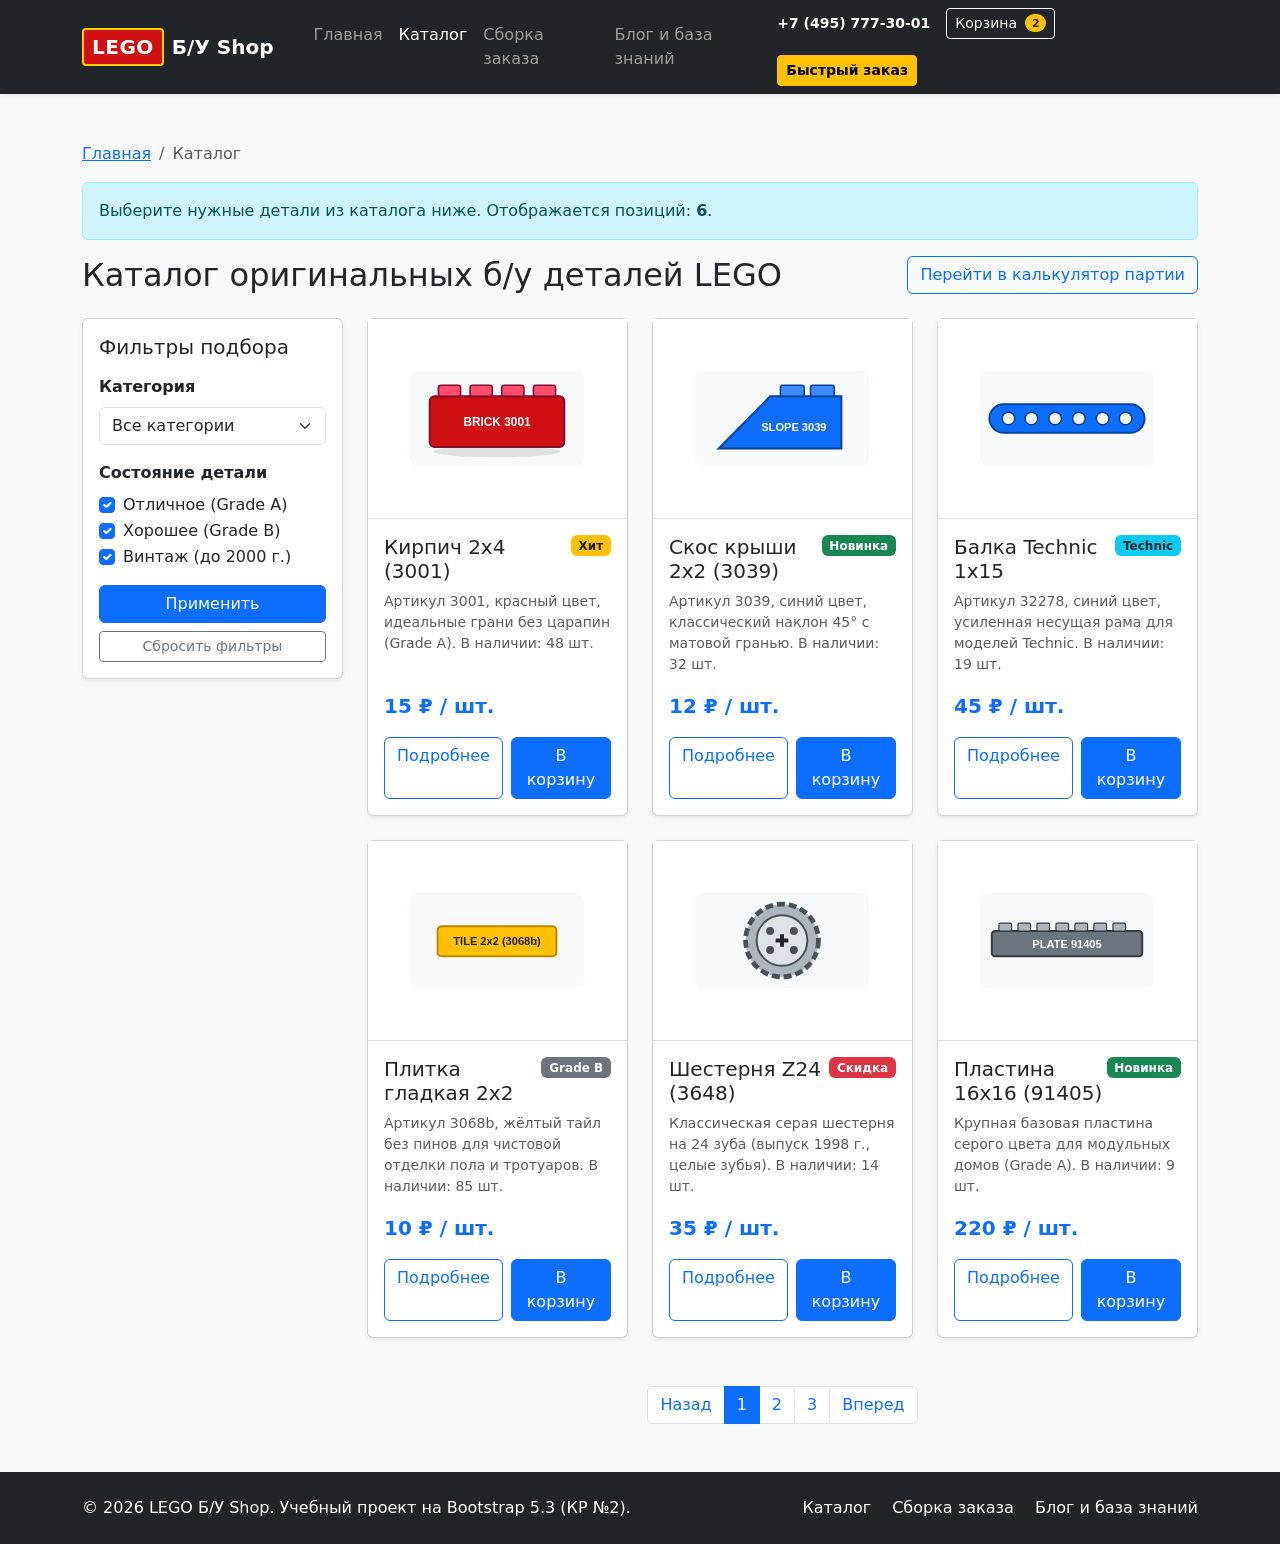
<file: catalog.html>
<!DOCTYPE html>
<html lang="ru">
<head>
  <meta charset="UTF-8">
  <meta name="viewport" content="width=device-width, initial-scale=1.0">
  <title>Каталог деталей — LEGO Б/У Shop</title>
  <link href="https://cdn.jsdelivr.net/npm/bootstrap@5.3.3/dist/css/bootstrap.min.css" rel="stylesheet">
  <link rel="stylesheet" href="css/custom.css">
</head>
<body class="d-flex flex-column bg-light">

  <header class="sticky-top">
    <nav class="navbar navbar-expand-lg navbar-dark bg-dark shadow-sm">
      <div class="container">
        <a class="navbar-brand fw-bold d-flex align-items-center gap-2" href="index.html">
          <span class="lego-logo-badge">LEGO</span>
          <span>Б/У Shop</span>
        </a>
        <button
          class="navbar-toggler"
          type="button"
          data-bs-toggle="collapse"
          data-bs-target="#mainNavbar"
          aria-controls="mainNavbar"
          aria-expanded="false"
          aria-label="Переключить навигацию"
        >
          <span class="navbar-toggler-icon"></span>
        </button>
        <div class="collapse navbar-collapse" id="mainNavbar">
          <ul class="navbar-nav me-auto mb-2 mb-lg-0 ms-lg-3">
            <li class="nav-item">
              <a class="nav-link" href="index.html">Главная</a>
            </li>
            <li class="nav-item">
              <a class="nav-link active" aria-current="page" href="catalog.html">Каталог</a>
            </li>
            <li class="nav-item">
              <a class="nav-link" href="order.html">Сборка заказа</a>
            </li>
            <li class="nav-item">
              <a class="nav-link" href="blog.html">Блог и база знаний</a>
            </li>
          </ul>
          <div class="d-flex flex-wrap align-items-center gap-3">
            <a href="tel:+74957773001" class="text-white text-decoration-none fw-semibold small">
              +7 (495) 777-30-01
            </a>
            <a href="order.html" class="btn btn-outline-light btn-sm">
              Корзина <span id="cartBadge" class="badge rounded-pill bg-warning text-dark ms-1">2</span>
            </a>
            <button
              type="button"
              class="btn btn-warning btn-sm fw-semibold"
              data-bs-toggle="modal"
              data-bs-target="#orderModal"
              data-product="Быстрый заказ из каталога"
            >
              Быстрый заказ
            </button>
          </div>
        </div>
      </div>
    </nav>
  </header>

  <main class="container my-5 flex-grow-1">
    <!-- Хлебные крошки (breadcrumb) -->
    <nav aria-label="breadcrumb">
      <ol class="breadcrumb">
        <li class="breadcrumb-item"><a href="index.html">Главная</a></li>
        <li class="breadcrumb-item active" aria-current="page">Каталог</li>
      </ol>
    </nav>

    <!-- Информационное сообщение (alert alert-info) -->
    <div id="catalogAlert" class="alert alert-info" role="alert">
      Выберите нужные детали из каталога ниже. Отображается позиций: <strong id="foundCount">6</strong>.
    </div>

    <div class="d-flex flex-wrap justify-content-between align-items-center gap-2 mb-4">
      <h1 class="h2 mb-0">Каталог оригинальных б/у деталей LEGO</h1>
      <a class="btn btn-outline-primary" href="order.html">Перейти в калькулятор партии</a>
    </div>

    <!-- Сетка каталога: боковая панель (col-12 col-lg-3) и товары (col-12 col-lg-9) -->
    <section aria-label="Фильтры и список товаров">
      <div class="row g-4">
        <!-- Боковая панель -->
        <aside class="col-12 col-lg-3">
          <div class="card shadow-sm">
            <div class="card-body">
              <h2 class="h5 card-title mb-3">Фильтры подбора</h2>
              <form id="catalogFilterForm">
                <div class="mb-3">
                  <label for="categorySelect" class="form-label fw-semibold">Категория</label>
                  <select class="form-select" id="categorySelect" name="category">
                    <option value="all" selected>Все категории</option>
                    <option value="bricks">Базовые кубики (Bricks)</option>
                    <option value="plates">Пластины и плитки (Plates)</option>
                    <option value="technic">Детали Technic</option>
                    <option value="slopes">Скосы и окна (Slopes)</option>
                  </select>
                </div>

                <div class="mb-3">
                  <span class="form-label fw-semibold d-block">Состояние детали</span>
                  <div class="form-check">
                    <input class="form-check-input cond-check" type="checkbox" name="condition" value="grade-a" id="condNew" checked>
                    <label class="form-check-label" for="condNew">
                      Отличное (Grade A)
                    </label>
                  </div>
                  <div class="form-check">
                    <input class="form-check-input cond-check" type="checkbox" name="condition" value="grade-b" id="condGood" checked>
                    <label class="form-check-label" for="condGood">
                      Хорошее (Grade B)
                    </label>
                  </div>
                  <div class="form-check">
                    <input class="form-check-input cond-check" type="checkbox" name="condition" value="vintage" id="condVintage" checked>
                    <label class="form-check-label" for="condVintage">
                      Винтаж (до 2000 г.)
                    </label>
                  </div>
                </div>

                <div class="d-grid gap-2">
                  <button type="submit" class="btn btn-primary">Применить</button>
                  <button type="button" id="resetFiltersBtn" class="btn btn-outline-secondary btn-sm">Сбросить фильтры</button>
                </div>
              </form>
            </div>
          </div>
        </aside>

        <!-- Сетка карточек товаров -->
        <div class="col-12 col-lg-9">
          <div class="row g-4" id="catalogGrid">
            <div class="col-12 col-md-6 col-lg-4 col-xl-4 catalog-item" data-category="bricks" data-condition="grade-a">
              <div class="card h-100 shadow-sm product-card-hover">
                <div class="placeholder-image bg-white border-bottom d-flex align-items-center justify-content-center p-3" data-render-part="3001"></div>
                <div class="card-body d-flex flex-column">
                  <div class="d-flex justify-content-between align-items-start mb-2">
                    <h3 class="card-title h5 mb-0">Кирпич 2x4 (3001)</h3>
                    <span class="badge bg-warning text-dark">Хит</span>
                  </div>
                  <p class="card-text text-muted small">Артикул 3001, красный цвет, идеальные грани без царапин (Grade A). В наличии: 48 шт.</p>
                  <p class="fw-bold fs-5 mt-auto mb-3 text-primary">15 ₽ / шт.</p>
                  <div class="d-flex gap-2">
                    <a href="product.html?id=3001" class="btn btn-outline-primary flex-grow-1">Подробнее</a>
                    <button type="button" class="btn btn-primary flex-grow-1" data-bs-toggle="modal" data-bs-target="#orderModal" data-product="Кирпич 2x4 (3001) — 15 ₽">В корзину</button>
                  </div>
                </div>
              </div>
            </div>

            <div class="col-12 col-md-6 col-lg-4 col-xl-4 catalog-item" data-category="slopes" data-condition="grade-a">
              <div class="card h-100 shadow-sm product-card-hover">
                <div class="placeholder-image bg-white border-bottom d-flex align-items-center justify-content-center p-3" data-render-part="3039"></div>
                <div class="card-body d-flex flex-column">
                  <div class="d-flex justify-content-between align-items-start mb-2">
                    <h3 class="card-title h5 mb-0">Скос крыши 2x2 (3039)</h3>
                    <span class="badge bg-success">Новинка</span>
                  </div>
                  <p class="card-text text-muted small">Артикул 3039, синий цвет, классический наклон 45° с матовой гранью. В наличии: 32 шт.</p>
                  <p class="fw-bold fs-5 mt-auto mb-3 text-primary">12 ₽ / шт.</p>
                  <div class="d-flex gap-2">
                    <a href="product.html?id=3039" class="btn btn-outline-primary flex-grow-1">Подробнее</a>
                    <button type="button" class="btn btn-primary flex-grow-1" data-bs-toggle="modal" data-bs-target="#orderModal" data-product="Скос крыши 2x2 (3039) — 12 ₽">В корзину</button>
                  </div>
                </div>
              </div>
            </div>

            <div class="col-12 col-md-6 col-lg-4 col-xl-4 catalog-item" data-category="technic" data-condition="grade-a">
              <div class="card h-100 shadow-sm product-card-hover">
                <div class="placeholder-image bg-white border-bottom d-flex align-items-center justify-content-center p-3" data-render-part="32278"></div>
                <div class="card-body d-flex flex-column">
                  <div class="d-flex justify-content-between align-items-start mb-2">
                    <h3 class="card-title h5 mb-0">Балка Technic 1x15</h3>
                    <span class="badge bg-info text-dark">Technic</span>
                  </div>
                  <p class="card-text text-muted small">Артикул 32278, синий цвет, усиленная несущая рама для моделей Technic. В наличии: 19 шт.</p>
                  <p class="fw-bold fs-5 mt-auto mb-3 text-primary">45 ₽ / шт.</p>
                  <div class="d-flex gap-2">
                    <a href="product.html?id=32278" class="btn btn-outline-primary flex-grow-1">Подробнее</a>
                    <button type="button" class="btn btn-primary flex-grow-1" data-bs-toggle="modal" data-bs-target="#orderModal" data-product="Балка Technic 1x15 (32278) — 45 ₽">В корзину</button>
                  </div>
                </div>
              </div>
            </div>

            <div class="col-12 col-md-6 col-lg-4 col-xl-4 catalog-item" data-category="plates" data-condition="grade-b">
              <div class="card h-100 shadow-sm product-card-hover">
                <div class="placeholder-image bg-white border-bottom d-flex align-items-center justify-content-center p-3" data-render-part="3068"></div>
                <div class="card-body d-flex flex-column">
                  <div class="d-flex justify-content-between align-items-start mb-2">
                    <h3 class="card-title h5 mb-0">Плитка гладкая 2x2</h3>
                    <span class="badge bg-secondary">Grade B</span>
                  </div>
                  <p class="card-text text-muted small">Артикул 3068b, жёлтый тайл без пинов для чистовой отделки пола и тротуаров. В наличии: 85 шт.</p>
                  <p class="fw-bold fs-5 mt-auto mb-3 text-primary">10 ₽ / шт.</p>
                  <div class="d-flex gap-2">
                    <a href="product.html?id=3068" class="btn btn-outline-primary flex-grow-1">Подробнее</a>
                    <button type="button" class="btn btn-primary flex-grow-1" data-bs-toggle="modal" data-bs-target="#orderModal" data-product="Плитка гладкая 2x2 (3068b) — 10 ₽">В корзину</button>
                  </div>
                </div>
              </div>
            </div>

            <div class="col-12 col-md-6 col-lg-4 col-xl-4 catalog-item" data-category="technic" data-condition="vintage">
              <div class="card h-100 shadow-sm product-card-hover">
                <div class="placeholder-image bg-white border-bottom d-flex align-items-center justify-content-center p-3" data-render-part="3648"></div>
                <div class="card-body d-flex flex-column">
                  <div class="d-flex justify-content-between align-items-start mb-2">
                    <h3 class="card-title h5 mb-0">Шестерня Z24 (3648)</h3>
                    <span class="badge bg-danger">Скидка</span>
                  </div>
                  <p class="card-text text-muted small">Классическая серая шестерня на 24 зуба (выпуск 1998 г., целые зубья). В наличии: 14 шт.</p>
                  <p class="fw-bold fs-5 mt-auto mb-3 text-primary">35 ₽ / шт.</p>
                  <div class="d-flex gap-2">
                    <a href="product.html?id=3648" class="btn btn-outline-primary flex-grow-1">Подробнее</a>
                    <button type="button" class="btn btn-primary flex-grow-1" data-bs-toggle="modal" data-bs-target="#orderModal" data-product="Шестерня Technic Z24 (3648) — 35 ₽">В корзину</button>
                  </div>
                </div>
              </div>
            </div>

            <div class="col-12 col-md-6 col-lg-4 col-xl-4 catalog-item" data-category="plates" data-condition="grade-a">
              <div class="card h-100 shadow-sm product-card-hover">
                <div class="placeholder-image bg-white border-bottom d-flex align-items-center justify-content-center p-3" data-render-part="91405"></div>
                <div class="card-body d-flex flex-column">
                  <div class="d-flex justify-content-between align-items-start mb-2">
                    <h3 class="card-title h5 mb-0">Пластина 16x16 (91405)</h3>
                    <span class="badge bg-success">Новинка</span>
                  </div>
                  <p class="card-text text-muted small">Крупная базовая пластина серого цвета для модульных домов (Grade A). В наличии: 9 шт.</p>
                  <p class="fw-bold fs-5 mt-auto mb-3 text-primary">220 ₽ / шт.</p>
                  <div class="d-flex gap-2">
                    <a href="product.html?id=91405" class="btn btn-outline-primary flex-grow-1">Подробнее</a>
                    <button type="button" class="btn btn-primary flex-grow-1" data-bs-toggle="modal" data-bs-target="#orderModal" data-product="Пластина 16x16 (91405) — 220 ₽">В корзину</button>
                  </div>
                </div>
              </div>
            </div>
          </div>

          <!-- Пагинация (pagination) -->
          <nav aria-label="Постраничная навигация каталога" class="mt-5">
            <ul class="pagination justify-content-center mb-0">
              <li class="page-item">
                <button type="button" class="page-link" data-page-action="prev">Назад</button>
              </li>
              <li class="page-item active">
                <button type="button" class="page-link" data-page-num="1">1</button>
              </li>
              <li class="page-item">
                <button type="button" class="page-link" data-page-num="2">2</button>
              </li>
              <li class="page-item">
                <button type="button" class="page-link" data-page-num="3">3</button>
              </li>
              <li class="page-item">
                <button type="button" class="page-link" data-page-action="next">Вперед</button>
              </li>
            </ul>
          </nav>
        </div>
      </div>
    </section>
  </main>

  <footer class="bg-dark text-white py-4 mt-auto">
    <div class="container">
      <div class="row align-items-center g-3">
        <div class="col-12 col-md-6">
          <p class="mb-0">&copy; 2026 LEGO Б/У Shop. Учебный проект на Bootstrap 5.3 (КР №2).</p>
        </div>
        <div class="col-12 col-md-6 text-md-end">
          <a class="text-white text-decoration-none me-3" href="catalog.html">Каталог</a>
          <a class="text-white text-decoration-none me-3" href="order.html">Сборка заказа</a>
          <a class="text-white text-decoration-none" href="blog.html">Блог и база знаний</a>
        </div>
      </div>
    </div>
  </footer>

  <!-- Модальное окно заказа (ID orderModal) -->
  <div class="modal fade" id="orderModal" tabindex="-1" aria-labelledby="orderModalLabel" aria-hidden="true">
    <div class="modal-dialog">
      <div class="modal-content">
        <div class="modal-header">
          <h2 class="modal-title h5" id="orderModalLabel">Добавление в заказ</h2>
          <button type="button" class="btn-close" data-bs-dismiss="modal" aria-label="Закрыть"></button>
        </div>
        <div class="modal-body">
          <div id="modalSelectedProduct" class="alert alert-secondary py-2 small mb-3" role="alert">
            Выбранная позиция: <strong>Деталь из каталога</strong>
          </div>
          <div id="modalSuccessAlert" class="alert alert-success d-none" role="alert">
            Заявка отправлена! Вы также можете рассчитать вес партии на странице «Сборка заказа».
          </div>
          <form id="modalOrderForm">
            <div class="mb-3">
              <label for="orderName" class="form-label">Имя *</label>
              <input type="text" class="form-control" id="orderName" name="name" placeholder="Введите ваше имя" required>
            </div>
            <div class="mb-3">
              <label for="orderPhone" class="form-label">Телефон *</label>
              <div class="input-group">
                <span class="input-group-text">+7</span>
                <input type="tel" class="form-control" id="orderPhone" name="phone" placeholder="900 000-00-00" required>
              </div>
            </div>
            <div class="form-check mb-3">
              <input class="form-check-input" type="checkbox" id="orderAgree" name="agree" required>
              <label class="form-check-label" for="orderAgree">
                Согласен на обработку персональных данных *
              </label>
            </div>
            <button type="submit" class="btn btn-primary w-100">Отправить заявку</button>
          </form>
        </div>
      </div>
    </div>
  </div>

  <script src="https://cdn.jsdelivr.net/npm/bootstrap@5.3.3/dist/js/bootstrap.bundle.min.js"></script>
  <script>
    const PARTS_SVGS = {
      "3001": `<svg viewBox="0 0 240 140" width="190" height="115"><rect x="10" y="10" width="220" height="120" rx="10" fill="#f8f9fa"/><ellipse cx="120" cy="112" rx="80" ry="7" fill="rgba(0,0,0,0.1)"/><rect x="35" y="42" width="170" height="64" rx="6" fill="#d01012" stroke="#800f2f" stroke-width="2.5"/><rect x="46" y="28" width="28" height="14" rx="3" fill="#ff4d6d" stroke="#800f2f" stroke-width="2"/><rect x="86" y="28" width="28" height="14" rx="3" fill="#ff4d6d" stroke="#800f2f" stroke-width="2"/><rect x="126" y="28" width="28" height="14" rx="3" fill="#ff4d6d" stroke="#800f2f" stroke-width="2"/><rect x="166" y="28" width="28" height="14" rx="3" fill="#ff4d6d" stroke="#800f2f" stroke-width="2"/><text x="120" y="80" text-anchor="middle" fill="#fff" font-family="sans-serif" font-weight="bold" font-size="15">BRICK 3001</text></svg>`,
      "3039": `<svg viewBox="0 0 240 140" width="190" height="115"><rect x="10" y="10" width="220" height="120" rx="10" fill="#f8f9fa"/><polygon points="40,108 195,108 195,42 105,42" fill="#0d6efd" stroke="#084298" stroke-width="2.5"/><rect x="118" y="28" width="30" height="14" rx="3" fill="#3d8bfd" stroke="#084298" stroke-width="2"/><rect x="156" y="28" width="30" height="14" rx="3" fill="#3d8bfd" stroke="#084298" stroke-width="2"/><text x="135" y="86" text-anchor="middle" fill="#fff" font-family="sans-serif" font-weight="bold" font-size="14">SLOPE 3039</text></svg>`,
      "32278": `<svg viewBox="0 0 240 140" width="190" height="115"><rect x="10" y="10" width="220" height="120" rx="10" fill="#f8f9fa"/><rect x="22" y="52" width="196" height="36" rx="18" fill="#0d6efd" stroke="#084298" stroke-width="2.5"/><g fill="#f8f9fa" stroke="#084298" stroke-width="2"><circle cx="46" cy="70" r="8"/><circle cx="75" cy="70" r="8"/><circle cx="105" cy="70" r="8"/><circle cx="135" cy="70" r="8"/><circle cx="165" cy="70" r="8"/><circle cx="194" cy="70" r="8"/></g></svg>`,
      "3068": `<svg viewBox="0 0 240 140" width="190" height="115"><rect x="10" y="10" width="220" height="120" rx="10" fill="#f8f9fa"/><rect x="45" y="52" width="150" height="38" rx="5" fill="#ffc107" stroke="#b68900" stroke-width="2.5"/><text x="120" y="76" text-anchor="middle" fill="#212529" font-family="sans-serif" font-weight="bold" font-size="14">TILE 2x2 (3068b)</text></svg>`,
      "3648": `<svg viewBox="0 0 240 140" width="190" height="115"><rect x="10" y="10" width="220" height="120" rx="10" fill="#f8f9fa"/><circle cx="120" cy="70" r="46" fill="#adb5bd" stroke="#495057" stroke-width="6" stroke-dasharray="10 5"/><circle cx="120" cy="70" r="32" fill="#dee2e6" stroke="#495057" stroke-width="2.5"/><circle cx="105" cy="58" r="5" fill="#495057"/><circle cx="135" cy="58" r="5" fill="#495057"/><circle cx="105" cy="82" r="5" fill="#495057"/><circle cx="135" cy="82" r="5" fill="#495057"/><path d="M112 70 H128 M120 62 V78" stroke="#212529" stroke-width="5"/></svg>`,
      "91405": `<svg viewBox="0 0 240 140" width="190" height="115"><rect x="10" y="10" width="220" height="120" rx="10" fill="#f8f9fa"/><rect x="25" y="58" width="190" height="32" rx="4" fill="#6c757d" stroke="#343a40" stroke-width="2.5"/><g fill="#adb5bd" stroke="#343a40" stroke-width="1.5"><rect x="34" y="48" width="16" height="10" rx="2"/><rect x="58" y="48" width="16" height="10" rx="2"/><rect x="82" y="48" width="16" height="10" rx="2"/><rect x="106" y="48" width="16" height="10" rx="2"/><rect x="130" y="48" width="16" height="10" rx="2"/><rect x="154" y="48" width="16" height="10" rx="2"/><rect x="178" y="48" width="16" height="10" rx="2"/></g><text x="120" y="79" text-anchor="middle" fill="#fff" font-family="sans-serif" font-weight="bold" font-size="14">PLATE 91405</text></svg>`
    };

    document.querySelectorAll("[data-render-part]").forEach(el => {
      const id = el.getAttribute("data-render-part");
      if (PARTS_SVGS[id]) el.innerHTML = PARTS_SVGS[id];
    });

    const filterForm = document.getElementById("catalogFilterForm");
    const categorySelect = document.getElementById("categorySelect");
    const condChecks = document.querySelectorAll(".cond-check");
    const items = document.querySelectorAll(".catalog-item");
    const foundCount = document.getElementById("foundCount");

    function applyFilters() {
      const cat = categorySelect.value;
      const activeConds = Array.from(condChecks).filter(c => c.checked).map(c => c.value);
      let visible = 0;

      items.forEach(card => {
        const matchCat = (cat === "all" || card.dataset.category === cat);
        const matchCond = activeConds.includes(card.dataset.condition);
        if (matchCat && matchCond) {
          card.classList.remove("d-none");
          visible++;
        } else {
          card.classList.add("d-none");
        }
      });
      foundCount.textContent = visible;
    }

    filterForm.addEventListener("submit", e => {
      e.preventDefault();
      applyFilters();
    });

    document.getElementById("resetFiltersBtn").addEventListener("click", () => {
      categorySelect.value = "all";
      condChecks.forEach(c => { c.checked = true; });
      applyFilters();
    });

    const params = new URLSearchParams(window.location.search);
    if (params.has("category")) {
      categorySelect.value = params.get("category");
      applyFilters();
    }

    let currentPage = 1;
    const pageButtons = document.querySelectorAll("[data-page-num]");

    function setPage(pageNum) {
      currentPage = Math.max(1, Math.min(3, pageNum));
      pageButtons.forEach(btn => {
        const num = parseInt(btn.getAttribute("data-page-num"), 10);
        btn.parentElement.classList.toggle("active", num === currentPage);
      });
      document.getElementById("catalogAlert").innerHTML =
        `Страница каталога <strong>№${currentPage}</strong>. Выберите нужные детали или настройте фильтры слева.`;
    }

    pageButtons.forEach(btn => {
      btn.addEventListener("click", () => setPage(parseInt(btn.getAttribute("data-page-num"), 10)));
    });

    document.querySelectorAll("[data-page-action]").forEach(btn => {
      btn.addEventListener("click", () => {
        const action = btn.getAttribute("data-page-action");
        setPage(action === "prev" ? currentPage - 1 : currentPage + 1);
      });
    });

    const cartBadge = document.getElementById("cartBadge");
    let cartCount = parseInt(localStorage.getItem("legoCartCount") || "2", 10);
    if (cartBadge) cartBadge.textContent = cartCount;

    document.getElementById("orderModal").addEventListener("show.bs.modal", event => {
      const trigger = event.relatedTarget;
      const productInfo = trigger ? trigger.getAttribute("data-product") : "Деталь из каталога";
      document.getElementById("modalSelectedProduct").innerHTML = `Выбранная позиция: <strong>${productInfo}</strong>`;
      document.getElementById("modalSuccessAlert").classList.add("d-none");
      cartCount += 1;
      localStorage.setItem("legoCartCount", cartCount);
      if (cartBadge) cartBadge.textContent = cartCount;
    });

    document.getElementById("modalOrderForm").addEventListener("submit", e => {
      e.preventDefault();
      document.getElementById("modalSuccessAlert").classList.remove("d-none");
      e.target.reset();
    });
  </script>
</body>
</html>
</file>
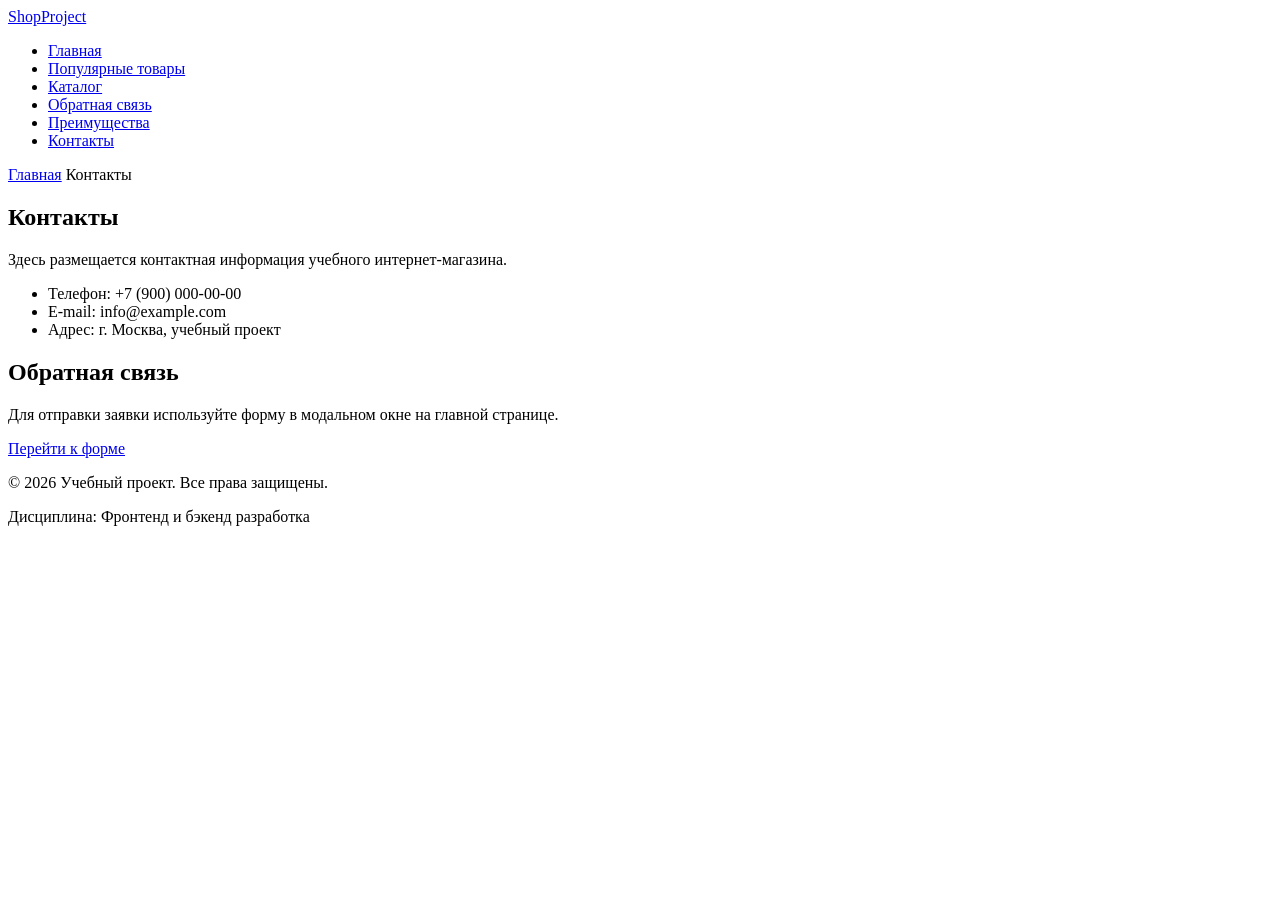
<file: contacts.html>
<!DOCTYPE html>
<html lang="ru">
<head>
  <meta charset="UTF-8">
  <meta name="viewport" content="width=device-width, initial-scale=1.0">
  <meta name="description" content="Контактная информация учебного интернет-магазина.">
  <title>Контакты — Учебный интернет-магазин</title>
  <link rel="stylesheet" href="css/style.css">
  <meta property="og:type" content="website">
  <meta property="og:title" content="Учебный интернет-магазин">
  <meta property="og:description" content="Учебный frontend-проект интернет-магазина.">
  <meta property="og:image" content="https://username.github.io/kr1-html-css-shop/images/preview.jpg">
</head>
<body>
  <header>
    <div class="site-header">
      <a class="site-logo" href="index.html">ShopProject</a>

      <nav class="site-nav" aria-label="Основная навигация">
        <ul class="site-nav__list">
          <li class="site-nav__item"><a class="site-nav__link" href="index.html">Главная</a></li>
          <li class="site-nav__item"><a class="site-nav__link" href="#popular">Популярные товары</a></li>
          <li class="site-nav__item"><a class="site-nav__link" href="catalog.html">Каталог</a></li>
          <li class="site-nav__item"><a class="site-nav__link" href="index.html#contacts">Обратная связь</a></li>
          <li class="site-nav__item"><a class="site-nav__link" href="#advantages">Преимущества</a></li>
          <li class="site-nav__item"><a class="site-nav__link" href="#contacts">Контакты</a></li>
        </ul>
      </nav>
    </div>
  </header>

  <main>
    <nav class="breadcrumbs" aria-label="Хлебные крошки">
      <a class="breadcrumbs__link" href="index.html">Главная</a>
      <span class="breadcrumbs__current">Контакты</span>
    </nav>

    <section class="section">
      <h1>Контакты</h1>
      <p>
        Здесь размещается контактная информация учебного интернет-магазина.
      </p>

      <ul>
        <li>Телефон: +7 (900) 000-00-00</li>
        <li>E-mail: info@example.com</li>
        <li>Адрес: г. Москва, учебный проект</li>
      </ul>
    </section>

    <section class="section" id="feedback">
      <h2 class="section__title">Обратная связь</h2>
      <p>
        Для отправки заявки используйте форму в модальном окне на главной странице.
      </p>
      <a class="button" href="index.html#contacts">Перейти к форме</a>
    </section>
  </main>

  <footer>
    <p>&copy; 2026 Учебный проект. Все права защищены.</p>
    <p>Дисциплина: Фронтенд и бэкенд разработка</p>
  </footer>
</body>
</html>
</file>
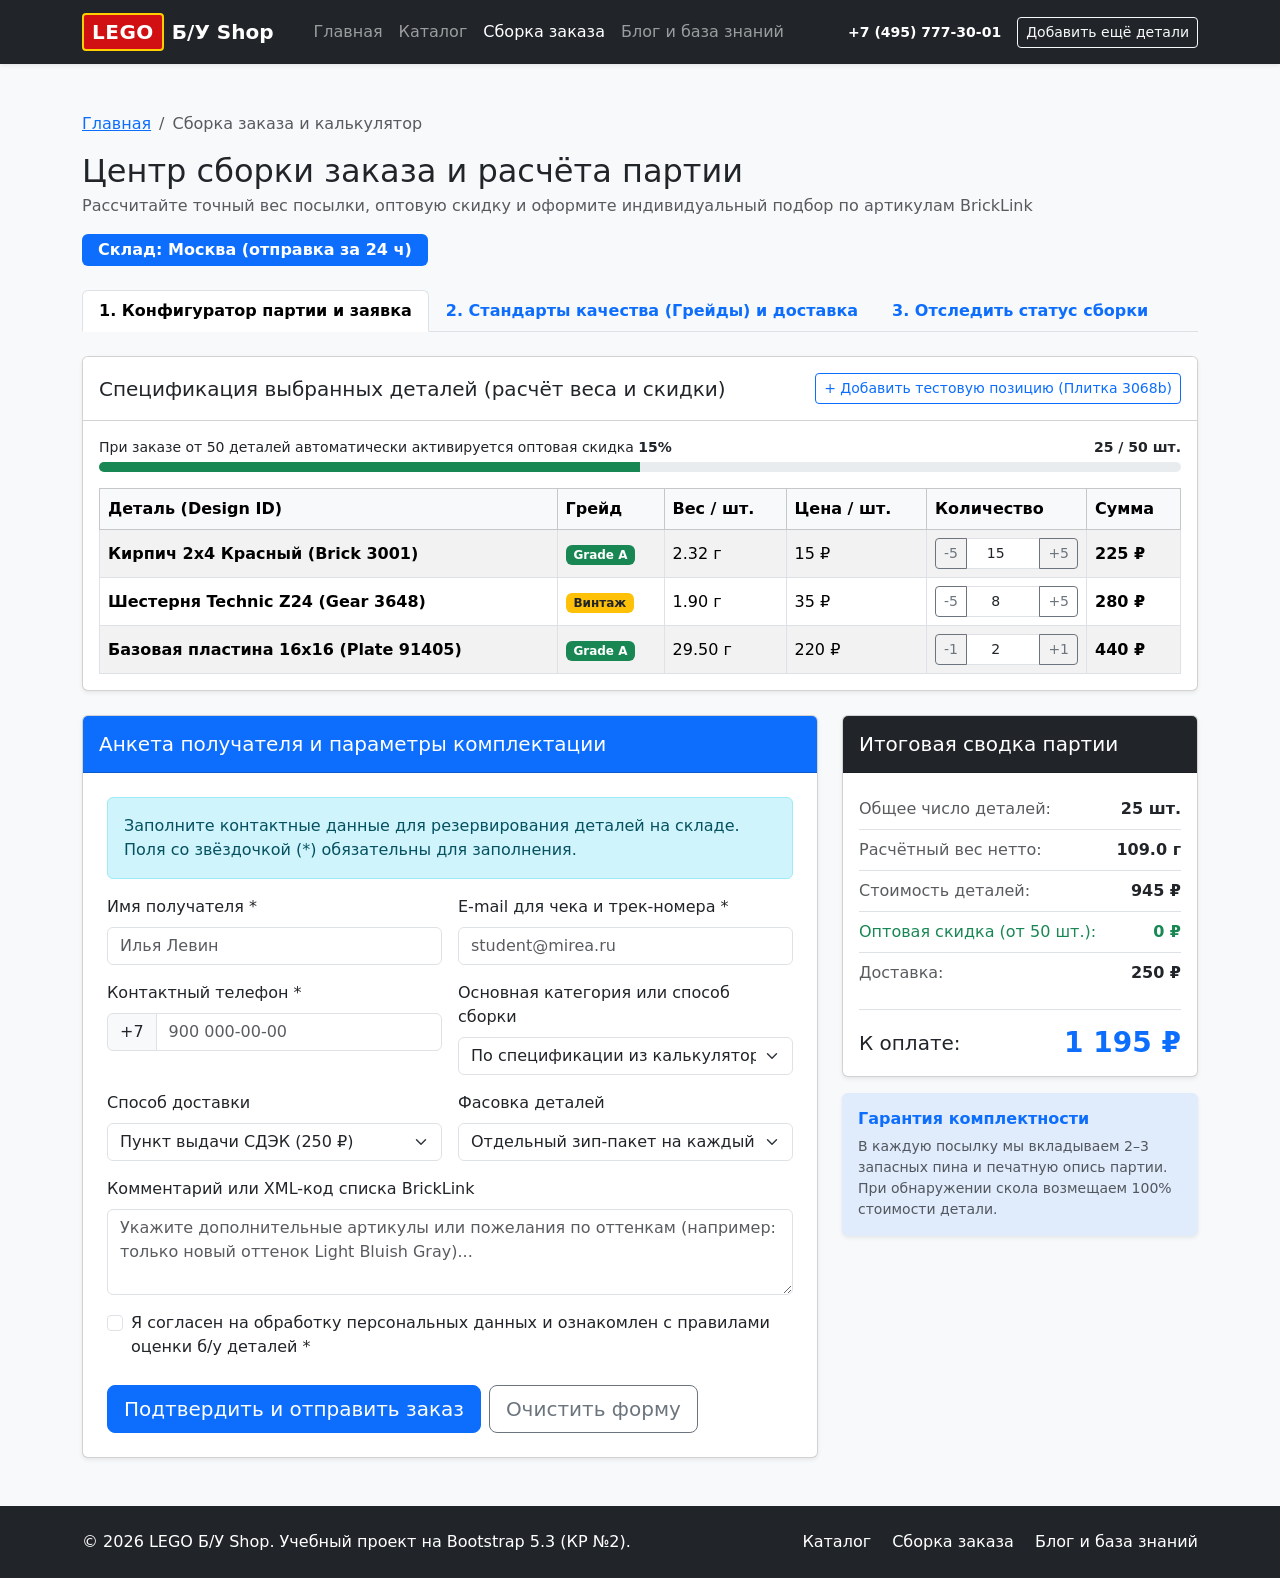
<file: order.html>
<!DOCTYPE html>
<html lang="ru">
<head>
  <meta charset="UTF-8">
  <meta name="viewport" content="width=device-width, initial-scale=1.0">
  <title>Сборка заказа и калькулятор партии — LEGO Б/У Shop</title>
  <link href="https://cdn.jsdelivr.net/npm/bootstrap@5.3.3/dist/css/bootstrap.min.css" rel="stylesheet">
  <link rel="stylesheet" href="css/custom.css">
</head>
<body class="d-flex flex-column bg-light">

  <header class="sticky-top">
    <nav class="navbar navbar-expand-lg navbar-dark bg-dark shadow-sm">
      <div class="container">
        <a class="navbar-brand fw-bold d-flex align-items-center gap-2" href="index.html">
          <span class="lego-logo-badge">LEGO</span>
          <span>Б/У Shop</span>
        </a>
        <button
          class="navbar-toggler"
          type="button"
          data-bs-toggle="collapse"
          data-bs-target="#mainNavbar"
          aria-controls="mainNavbar"
          aria-expanded="false"
          aria-label="Переключить навигацию"
        >
          <span class="navbar-toggler-icon"></span>
        </button>
        <div class="collapse navbar-collapse" id="mainNavbar">
          <ul class="navbar-nav me-auto mb-2 mb-lg-0 ms-lg-3">
            <li class="nav-item">
              <a class="nav-link" href="index.html">Главная</a>
            </li>
            <li class="nav-item">
              <a class="nav-link" href="catalog.html">Каталог</a>
            </li>
            <li class="nav-item">
              <a class="nav-link active" aria-current="page" href="order.html">Сборка заказа</a>
            </li>
            <li class="nav-item">
              <a class="nav-link" href="blog.html">Блог и база знаний</a>
            </li>
          </ul>
          <div class="d-flex flex-wrap align-items-center gap-3">
            <a href="tel:+74957773001" class="text-white text-decoration-none fw-semibold small">
              +7 (495) 777-30-01
            </a>
            <a href="catalog.html" class="btn btn-outline-light btn-sm">Добавить ещё детали</a>
          </div>
        </div>
      </div>
    </nav>
  </header>

  <main class="container my-5 flex-grow-1">
    <nav aria-label="breadcrumb">
      <ol class="breadcrumb">
        <li class="breadcrumb-item"><a href="index.html">Главная</a></li>
        <li class="breadcrumb-item active" aria-current="page">Сборка заказа и калькулятор</li>
      </ol>
    </nav>

    <div class="d-flex flex-wrap justify-content-between align-items-center gap-3 mb-4">
      <div>
        <h1 class="h2 mb-1">Центр сборки заказа и расчёта партии</h1>
        <p class="text-muted mb-0">Рассчитайте точный вес посылки, оптовую скидку и оформите индивидуальный подбор по артикулам BrickLink</p>
      </div>
      <span class="badge bg-primary fs-6 py-2 px-3">Склад: Москва (отправка за 24 ч)</span>
    </div>

    <!-- Дополнительный компонент Bootstrap: Вкладки (nav-tabs) из раздела 14.3 ПЗ №11 -->
    <ul class="nav nav-tabs mb-4" id="orderCenterTabs" role="tablist">
      <li class="nav-item" role="presentation">
        <button class="nav-link active fw-semibold" id="calc-tab" data-bs-toggle="tab" data-bs-target="#calcPane" type="button" role="tab" aria-controls="calcPane" aria-selected="true">
          1. Конфигуратор партии и заявка
        </button>
      </li>
      <li class="nav-item" role="presentation">
        <button class="nav-link fw-semibold" id="grades-tab" data-bs-toggle="tab" data-bs-target="#gradesPane" type="button" role="tab" aria-controls="gradesPane" aria-selected="false">
          2. Стандарты качества (Грейды) и доставка
        </button>
      </li>
      <li class="nav-item" role="presentation">
        <button class="nav-link fw-semibold" id="tracker-tab" data-bs-toggle="tab" data-bs-target="#trackerPane" type="button" role="tab" aria-controls="trackerPane" aria-selected="false">
          3. Отследить статус сборки
        </button>
      </li>
    </ul>

    <div class="tab-content" id="orderCenterTabsContent">
      <!-- ВКЛАДКА 1: Калькулятор партии + Форма оформления -->
      <div class="tab-pane fade show active" id="calcPane" role="tabpanel" aria-labelledby="calc-tab">
        <!-- Интерактивная таблица сборки партии -->
        <section class="card shadow-sm mb-4" aria-label="Калькулятор количества и веса деталей">
          <div class="card-header bg-white py-3 d-flex flex-wrap justify-content-between align-items-center gap-2">
            <h2 class="h5 mb-0">Спецификация выбранных деталей (расчёт веса и скидки)</h2>
            <button type="button" id="addSamplePartBtn" class="btn btn-outline-primary btn-sm">
              + Добавить тестовую позицию (Плитка 3068b)
            </button>
          </div>
          <div class="card-body">
            <!-- Прогресс-бар до скидки 15% -->
            <div class="mb-3">
              <div class="d-flex justify-content-between small mb-1">
                <span id="discountHint">При заказе от 50 деталей автоматически активируется оптовая скидка <strong>15%</strong></span>
                <span class="fw-bold" id="totalPiecesBadge">25 / 50 шт.</span>
              </div>
              <div class="progress" role="progressbar" aria-label="Прогресс до оптовой скидки" aria-valuenow="50" aria-valuemin="0" aria-valuemax="100" style="height: 10px;">
                <div id="discountProgress" class="progress-bar bg-success" style="width: 50%"></div>
              </div>
            </div>

            <div class="table-responsive">
              <table class="table table-bordered table-striped align-middle mb-0">
                <thead class="table-light">
                  <tr>
                    <th scope="col">Деталь (Design ID)</th>
                    <th scope="col">Грейд</th>
                    <th scope="col">Вес / шт.</th>
                    <th scope="col">Цена / шт.</th>
                    <th scope="col" style="width: 160px;">Количество</th>
                    <th scope="col">Сумма</th>
                  </tr>
                </thead>
                <tbody id="cartCalcBody">
                  <tr data-price="15" data-weight="2.32">
                    <td class="fw-semibold">Кирпич 2x4 Красный (Brick 3001)</td>
                    <td><span class="badge bg-success">Grade A</span></td>
                    <td>2.32 г</td>
                    <td>15 ₽</td>
                    <td>
                      <div class="input-group input-group-sm">
                        <button class="btn btn-outline-secondary qty-btn" type="button" data-delta="-5">-5</button>
                        <input type="number" class="form-control text-center qty-input" value="15" min="1" max="500" aria-label="Количество кирпичей 3001">
                        <button class="btn btn-outline-secondary qty-btn" type="button" data-delta="5">+5</button>
                      </div>
                    </td>
                    <td class="fw-bold row-sum">225 ₽</td>
                  </tr>
                  <tr data-price="35" data-weight="1.90">
                    <td class="fw-semibold">Шестерня Technic Z24 (Gear 3648)</td>
                    <td><span class="badge bg-warning text-dark">Винтаж</span></td>
                    <td>1.90 г</td>
                    <td>35 ₽</td>
                    <td>
                      <div class="input-group input-group-sm">
                        <button class="btn btn-outline-secondary qty-btn" type="button" data-delta="-5">-5</button>
                        <input type="number" class="form-control text-center qty-input" value="8" min="1" max="500" aria-label="Количество шестерен 3648">
                        <button class="btn btn-outline-secondary qty-btn" type="button" data-delta="5">+5</button>
                      </div>
                    </td>
                    <td class="fw-bold row-sum">280 ₽</td>
                  </tr>
                  <tr data-price="220" data-weight="29.50">
                    <td class="fw-semibold">Базовая пластина 16x16 (Plate 91405)</td>
                    <td><span class="badge bg-success">Grade A</span></td>
                    <td>29.50 г</td>
                    <td>220 ₽</td>
                    <td>
                      <div class="input-group input-group-sm">
                        <button class="btn btn-outline-secondary qty-btn" type="button" data-delta="-1">-1</button>
                        <input type="number" class="form-control text-center qty-input" value="2" min="1" max="100" aria-label="Количество пластин 91405">
                        <button class="btn btn-outline-secondary qty-btn" type="button" data-delta="1">+1</button>
                      </div>
                    </td>
                    <td class="fw-bold row-sum">440 ₽</td>
                  </tr>
                </tbody>
              </table>
            </div>
          </div>
        </section>

        <!-- Основная сетка: Форма заявки (col-lg-8) + Сводка заказа (col-lg-4) -->
        <div class="row g-4">
          <div class="col-12 col-lg-8">
            <div class="card shadow-sm h-100">
              <div class="card-header bg-primary text-white py-3">
                <h2 class="h5 mb-0">Анкета получателя и параметры комплектации</h2>
              </div>
              <div class="card-body p-4">
                <div class="alert alert-info" role="alert">
                  Заполните контактные данные для резервирования деталей на складе. Поля со звёздочкой (*) обязательны для заполнения.
                </div>

                <div id="orderPageSuccess" class="alert alert-success d-none" role="alert">
                  <strong>Заказ №<span id="orderNum">1048</span> успешно зарегистрирован!</strong> Вы можете проверить его статус во вкладке «Отследить статус сборки».
                </div>

                <form id="fullOrderForm">
                  <div class="row g-3">
                    <div class="col-12 col-md-6">
                      <label for="order-name" class="form-label">Имя получателя *</label>
                      <input id="order-name" name="name" type="text" class="form-control" placeholder="Илья Левин" required>
                    </div>
                    <div class="col-12 col-md-6">
                      <label for="order-email" class="form-label">E-mail для чека и трек-номера *</label>
                      <input id="order-email" name="email" type="email" class="form-control" placeholder="student@mirea.ru" required>
                    </div>
                    <div class="col-12 col-md-6">
                      <label for="order-phone" class="form-label">Контактный телефон *</label>
                      <div class="input-group">
                        <span class="input-group-text">+7</span>
                        <input id="order-phone" name="phone" type="tel" class="form-control" placeholder="900 000-00-00" required>
                      </div>
                    </div>
                    <div class="col-12 col-md-6">
                      <label for="order-product" class="form-label">Основная категория или способ сборки</label>
                      <select id="order-product" name="product" class="form-select">
                        <option value="calc-spec" selected>По спецификации из калькулятора выше</option>
                        <option value="brick-3001">Кирпич 2x4 (Brick 3001) — партия</option>
                        <option value="plate-91405">Пластины 16x16 (Plate 91405)</option>
                        <option value="technic-pack">Набор шестерёнок и балок Technic</option>
                        <option value="bricklink-xml">Импорт списка Wanted List (BrickLink XML)</option>
                      </select>
                    </div>
                    <div class="col-12 col-md-6">
                      <label for="order-delivery" class="form-label">Способ доставки</label>
                      <select id="order-delivery" name="delivery" class="form-select">
                        <option value="250" selected>Пункт выдачи СДЭК (250 ₽)</option>
                        <option value="0">Самовывоз со склада в Москве (0 ₽)</option>
                        <option value="350">Курьер по Москве до двери (350 ₽)</option>
                        <option value="220">Почта России — 1 класс (220 ₽)</option>
                      </select>
                    </div>
                    <div class="col-12 col-md-6">
                      <label for="order-pack" class="form-label">Фасовка деталей</label>
                      <select id="order-pack" name="packaging" class="form-select">
                        <option value="zip-sorted" selected>Отдельный зип-пакет на каждый артикул (бесплатно)</option>
                        <option value="box-organizer">Пластиковый органайзер с ячейками (+150 ₽)</option>
                      </select>
                    </div>
                    <div class="col-12">
                      <label for="order-comment" class="form-label">Комментарий или XML-код списка BrickLink</label>
                      <textarea id="order-comment" name="comment" class="form-control" rows="3" placeholder="Укажите дополнительные артикулы или пожелания по оттенкам (например: только новый оттенок Light Bluish Gray)..."></textarea>
                    </div>
                    <div class="col-12">
                      <div class="form-check">
                        <input id="order-agree" name="agree" class="form-check-input" type="checkbox" required>
                        <label class="form-check-label" for="order-agree">
                          Я согласен на обработку персональных данных и ознакомлен с правилами оценки б/у деталей *
                        </label>
                      </div>
                    </div>
                    <div class="col-12 d-flex flex-wrap gap-2 pt-2">
                      <button class="btn btn-primary btn-lg" type="submit">Подтвердить и отправить заказ</button>
                      <button class="btn btn-outline-secondary btn-lg" type="reset" id="resetOrderBtn">Очистить форму</button>
                    </div>
                  </div>
                </form>
              </div>
            </div>
          </div>

          <!-- Правая колонка: Сводная карточка расчёта -->
          <aside class="col-12 col-lg-4">
            <div class="card shadow-sm mb-3">
              <div class="card-header bg-dark text-white py-3">
                <h3 class="h5 mb-0">Итоговая сводка партии</h3>
              </div>
              <div class="card-body">
                <ul class="list-group list-group-flush mb-3">
                  <li class="list-group-item d-flex justify-content-between px-0">
                    <span class="text-muted">Общее число деталей:</span>
                    <strong id="summaryCount">25 шт.</strong>
                  </li>
                  <li class="list-group-item d-flex justify-content-between px-0">
                    <span class="text-muted">Расчётный вес нетто:</span>
                    <strong id="summaryWeight">109.0 г</strong>
                  </li>
                  <li class="list-group-item d-flex justify-content-between px-0">
                    <span class="text-muted">Стоимость деталей:</span>
                    <strong id="summarySubtotal">945 ₽</strong>
                  </li>
                  <li class="list-group-item d-flex justify-content-between px-0 text-success">
                    <span>Оптовая скидка (от 50 шт.):</span>
                    <strong id="summaryDiscount">0 ₽</strong>
                  </li>
                  <li class="list-group-item d-flex justify-content-between px-0">
                    <span class="text-muted">Доставка:</span>
                    <strong id="summaryDelivery">250 ₽</strong>
                  </li>
                </ul>
                <div class="d-flex justify-content-between align-items-center border-top pt-3">
                  <span class="h5 mb-0">К оплате:</span>
                  <span class="h3 fw-bold text-primary mb-0" id="summaryTotal">1 195 ₽</span>
                </div>
              </div>
            </div>

            <div class="card shadow-sm border-0 bg-primary bg-opacity-10">
              <div class="card-body">
                <h4 class="h6 fw-bold text-primary">Гарантия комплектности</h4>
                <p class="small text-muted mb-0">
                  В каждую посылку мы вкладываем 2–3 запасных пина и печатную опись партии. При обнаружении скола возмещаем 100% стоимости детали.
                </p>
              </div>
            </div>
          </aside>
        </div>
      </div>

      <!-- ВКЛАДКА 2: Стандарты грейдов и тарифы -->
      <div class="tab-pane fade" id="gradesPane" role="tabpanel" aria-labelledby="grades-tab">
        <div class="card shadow-sm">
          <div class="card-body p-4">
            <h2 class="h4 mb-3">Классификация состояния б/у деталей LEGO в нашем магазине</h2>
            <p class="text-muted">Чтобы вы точно знали, какие детали приедут в заказе, вся база отсортирована по трём строгим категориям качества:</p>
            <div class="table-responsive mb-4">
              <table class="table table-bordered table-striped align-middle">
                <thead class="table-dark">
                  <tr>
                    <th scope="col">Категория (Грейд)</th>
                    <th scope="col">Внешний вид и глянец</th>
                    <th scope="col">Сила сцепления (Clutch Power)</th>
                    <th scope="col">Рекомендация к применению</th>
                  </tr>
                </thead>
                <tbody>
                  <tr>
                    <td><span class="badge bg-success fs-6">Grade A (Отличное)</span></td>
                    <td>Заводской глянец, отсутствие заметных царапин и потертостей</td>
                    <td>100% (как из нового набора)</td>
                    <td>Лицевые панели, витринные модели, коллекционные наборы</td>
                  </tr>
                  <tr>
                    <td><span class="badge bg-secondary fs-6">Grade B (Хорошее)</span></td>
                    <td>Допускаются микропотертости от хранения в общей коробке</td>
                    <td>95–100% (без ослабления пинов)</td>
                    <td>Внутренние каркасы, фундамент ландшафтов, игровые постройки</td>
                  </tr>
                  <tr>
                    <td><span class="badge bg-warning text-dark fs-6">Vintage (До 2000 г.)</span></td>
                    <td>Оригинальные оттенки старой палитры LEGO (Old Gray / Old Brown)</td>
                    <td>Проверено на отсутствие микротрещин</td>
                    <td>Реставрация ретро-наборов 1980–1999 годов выпуска</td>
                  </tr>
                </tbody>
              </table>
            </div>
          </div>
        </div>
      </div>

      <!-- ВКЛАДКА 3: Трекер статуса заказа -->
      <div class="tab-pane fade" id="trackerPane" role="tabpanel" aria-labelledby="tracker-tab">
        <div class="card shadow-sm">
          <div class="card-body p-4">
            <h2 class="h4 mb-3">Проверка статуса комплектации заказа</h2>
            <p class="text-muted">Введите номер вашей заявки (например, <code>1042</code> или номер только что созданного заказа), чтобы увидеть текущий этап обработки на складе:</p>
            <form id="trackerForm" class="row g-2 align-items-center mb-4">
              <div class="col-12 col-sm-6 col-md-4">
                <label for="trackInput" class="visually-hidden">Номер заказа</label>
                <input type="text" id="trackInput" class="form-control" value="1042" placeholder="Например: 1042" required>
              </div>
              <div class="col-12 col-sm-auto">
                <button type="submit" class="btn btn-primary">Проверить статус</button>
              </div>
            </form>

            <div id="trackerResult" class="p-3 bg-light rounded border">
              <div class="d-flex justify-content-between align-items-center mb-2">
                <span class="fw-bold">Заказ №<span id="trackedIdLabel">1042</span> — Этап 3 из 4: Ультразвуковая чистка и сушка</span>
                <span class="badge bg-info text-dark">Готовность 75%</span>
              </div>
              <div class="progress mb-3" role="progressbar" aria-label="Статус сборки заказа" aria-valuenow="75" aria-valuemin="0" aria-valuemax="100" style="height: 12px;">
                <div class="progress-bar progress-bar-striped progress-bar-animated bg-primary" style="width: 75%"></div>
              </div>
              <div class="row g-2 small text-muted">
                <div class="col-6 col-md-3 text-success fw-semibold">✓ 1. Заявка принята</div>
                <div class="col-6 col-md-3 text-success fw-semibold">✓ 2. Детали отобраны по ID</div>
                <div class="col-6 col-md-3 text-primary fw-bold">● 3. Ультразвуковая мойка</div>
                <div class="col-6 col-md-3">○ 4. Передача в СДЭК</div>
              </div>
            </div>
          </div>
        </div>
      </div>
    </div>
  </main>

  <footer class="bg-dark text-white py-4 mt-auto">
    <div class="container">
      <div class="row align-items-center g-3">
        <div class="col-12 col-md-6">
          <p class="mb-0">&copy; 2026 LEGO Б/У Shop. Учебный проект на Bootstrap 5.3 (КР №2).</p>
        </div>
        <div class="col-12 col-md-6 text-md-end">
          <a class="text-white text-decoration-none me-3" href="catalog.html">Каталог</a>
          <a class="text-white text-decoration-none me-3" href="order.html">Сборка заказа</a>
          <a class="text-white text-decoration-none" href="blog.html">Блог и база знаний</a>
        </div>
      </div>
    </div>
  </footer>

  <script src="https://cdn.jsdelivr.net/npm/bootstrap@5.3.3/dist/js/bootstrap.bundle.min.js"></script>
  <script>
    const cartBody = document.getElementById("cartCalcBody");
    const deliverySelect = document.getElementById("order-delivery");

    function recalcOrder() {
      let totalPieces = 0;
      let totalWeight = 0;
      let subtotal = 0;

      cartBody.querySelectorAll("tr").forEach(row => {
        const price = parseFloat(row.dataset.price);
        const weight = parseFloat(row.dataset.weight);
        const input = row.querySelector(".qty-input");
        const qty = Math.max(1, parseInt(input.value || "1", 10));
        input.value = qty;

        const sum = qty * price;
        row.querySelector(".row-sum").textContent = `${sum} ₽`;

        totalPieces += qty;
        totalWeight += qty * weight;
        subtotal += sum;
      });

      const pct = Math.min(100, Math.round((totalPieces / 50) * 100));
      document.getElementById("discountProgress").style.width = `${pct}%`;
      document.getElementById("totalPiecesBadge").textContent = `${totalPieces} / 50 шт.`;

      const discount = totalPieces >= 50 ? Math.round(subtotal * 0.15) : 0;
      const delivery = parseInt(deliverySelect.value || "0", 10);
      const total = subtotal - discount + delivery;

      document.getElementById("summaryCount").textContent = `${totalPieces} шт.`;
      document.getElementById("summaryWeight").textContent = `${totalWeight.toFixed(1)} г`;
      document.getElementById("summarySubtotal").textContent = `${subtotal} ₽`;
      document.getElementById("summaryDiscount").textContent = discount > 0 ? `-${discount} ₽ (15%)` : "0 ₽";
      document.getElementById("summaryDelivery").textContent = `${delivery} ₽`;
      document.getElementById("summaryTotal").textContent = `${total.toLocaleString("ru-RU")} ₽`;

      localStorage.setItem("legoCartCount", totalPieces);
    }

    cartBody.addEventListener("click", e => {
      const btn = e.target.closest(".qty-btn");
      if (!btn) return;
      const delta = parseInt(btn.dataset.delta, 10);
      const input = btn.parentElement.querySelector(".qty-input");
      input.value = Math.max(1, parseInt(input.value || "1", 10) + delta);
      recalcOrder();
    });

    cartBody.addEventListener("input", e => {
      if (e.target.classList.contains("qty-input")) recalcOrder();
    });

    deliverySelect.addEventListener("change", recalcOrder);

    document.getElementById("addSamplePartBtn").addEventListener("click", function() {
      const tr = document.createElement("tr");
      tr.dataset.price = "10";
      tr.dataset.weight = "0.62";
      tr.innerHTML = `
        <td class="fw-semibold">Плитка гладкая 2x2 Жёлтая (Tile 3068b)</td>
        <td><span class="badge bg-secondary">Grade B</span></td>
        <td>0.62 г</td>
        <td>10 ₽</td>
        <td>
          <div class="input-group input-group-sm">
            <button class="btn btn-outline-secondary qty-btn" type="button" data-delta="-5">-5</button>
            <input type="number" class="form-control text-center qty-input" value="25" min="1" max="500" aria-label="Количество плиток 3068b">
            <button class="btn btn-outline-secondary qty-btn" type="button" data-delta="5">+5</button>
          </div>
        </td>
        <td class="fw-bold row-sum">250 ₽</td>`;
      cartBody.appendChild(tr);
      this.disabled = true;
      this.textContent = "✓ Тестовая позиция добавлена в расчёт";
      recalcOrder();
    });

    recalcOrder();

    const fullOrderForm = document.getElementById("fullOrderForm");
    const successBox = document.getElementById("orderPageSuccess");

    fullOrderForm.addEventListener("submit", e => {
      e.preventDefault();
      const newId = Math.floor(1000 + Math.random() * 9000);
      document.getElementById("orderNum").textContent = newId;
      document.getElementById("trackInput").value = newId;
      document.getElementById("trackedIdLabel").textContent = newId;
      successBox.classList.remove("d-none");
      fullOrderForm.reset();
      recalcOrder();
    });

    document.getElementById("resetOrderBtn").addEventListener("click", () => {
      successBox.classList.add("d-none");
    });

    document.getElementById("trackerForm").addEventListener("submit", e => {
      e.preventDefault();
      const val = document.getElementById("trackInput").value.trim() || "1042";
      document.getElementById("trackedIdLabel").textContent = val;
    });
  </script>
</body>
</html>
</file>
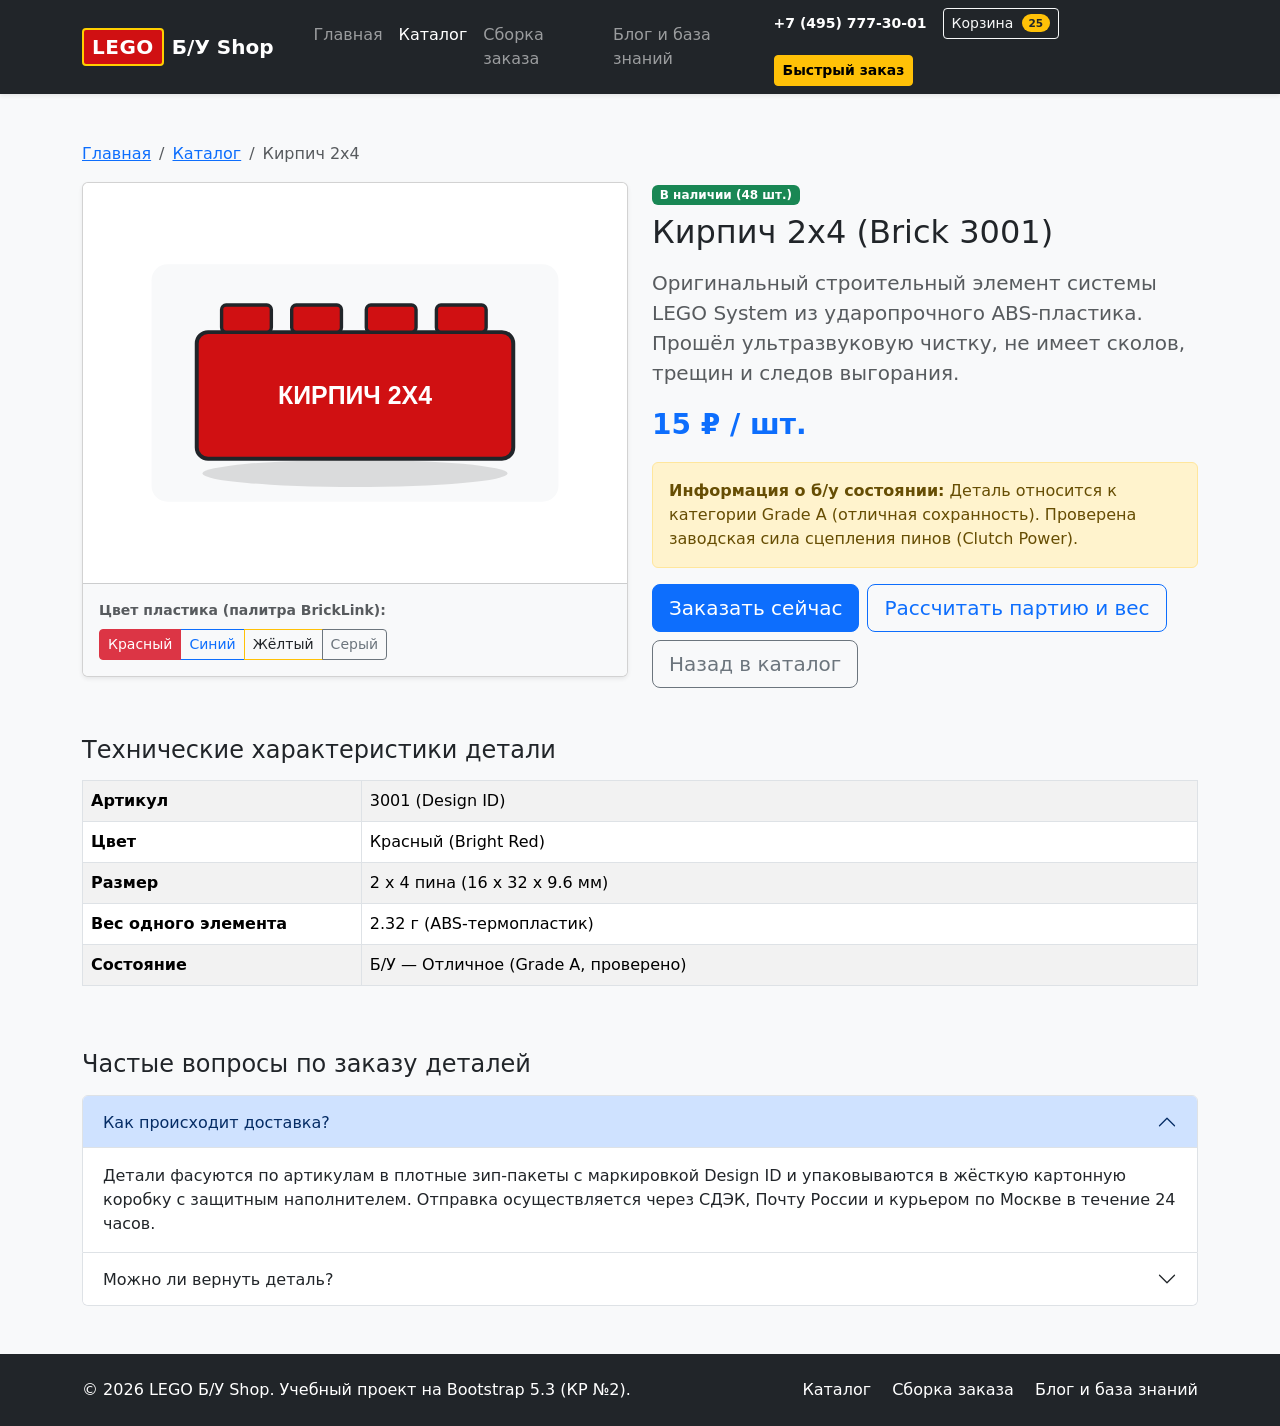
<file: product.html>
<!DOCTYPE html>
<html lang="ru">
<head>
  <meta charset="UTF-8">
  <meta name="viewport" content="width=device-width, initial-scale=1.0">
  <title>Карточка детали — LEGO Б/У Shop</title>
  <link href="https://cdn.jsdelivr.net/npm/bootstrap@5.3.3/dist/css/bootstrap.min.css" rel="stylesheet">
  <link rel="stylesheet" href="css/custom.css">
</head>
<body class="d-flex flex-column bg-light">

  <header class="sticky-top">
    <nav class="navbar navbar-expand-lg navbar-dark bg-dark shadow-sm">
      <div class="container">
        <a class="navbar-brand fw-bold d-flex align-items-center gap-2" href="index.html">
          <span class="lego-logo-badge">LEGO</span>
          <span>Б/У Shop</span>
        </a>
        <button
          class="navbar-toggler"
          type="button"
          data-bs-toggle="collapse"
          data-bs-target="#mainNavbar"
          aria-controls="mainNavbar"
          aria-expanded="false"
          aria-label="Переключить навигацию"
        >
          <span class="navbar-toggler-icon"></span>
        </button>
        <div class="collapse navbar-collapse" id="mainNavbar">
          <ul class="navbar-nav me-auto mb-2 mb-lg-0 ms-lg-3">
            <li class="nav-item">
              <a class="nav-link" href="index.html">Главная</a>
            </li>
            <li class="nav-item">
              <a class="nav-link active" aria-current="page" href="catalog.html">Каталог</a>
            </li>
            <li class="nav-item">
              <a class="nav-link" href="order.html">Сборка заказа</a>
            </li>
            <li class="nav-item">
              <a class="nav-link" href="blog.html">Блог и база знаний</a>
            </li>
          </ul>
          <div class="d-flex flex-wrap align-items-center gap-3">
            <a href="tel:+74957773001" class="text-white text-decoration-none fw-semibold small">
              +7 (495) 777-30-01
            </a>
            <a href="order.html" class="btn btn-outline-light btn-sm">
              Корзина <span id="cartBadge" class="badge rounded-pill bg-warning text-dark ms-1">2</span>
            </a>
            <button
              type="button"
              class="btn btn-warning btn-sm fw-semibold"
              data-bs-toggle="modal"
              data-bs-target="#orderModal"
              data-product="Быстрый заказ со страницы товара"
            >
              Быстрый заказ
            </button>
          </div>
        </div>
      </div>
    </nav>
  </header>

  <main class="container my-5 flex-grow-1">
    <!-- Хлебные крошки: Главная / Каталог / Кирпич 2x4 -->
    <nav aria-label="breadcrumb">
      <ol class="breadcrumb">
        <li class="breadcrumb-item"><a href="index.html">Главная</a></li>
        <li class="breadcrumb-item"><a href="catalog.html">Каталог</a></li>
        <li class="breadcrumb-item active" id="breadcrumbTitle" aria-current="page">Кирпич 2x4</li>
      </ol>
    </nav>

    <!-- Основной блок: Сетка row g-4 -->
    <section aria-label="Описание детали">
      <div class="row g-4">
        <div class="col-12 col-lg-6">
          <div class="card shadow-sm">
            <div id="productMainImage" class="placeholder-image-lg bg-white rounded-top d-flex align-items-center justify-content-center p-4"></div>
            <div class="card-footer bg-light d-flex flex-wrap justify-content-between align-items-center gap-2 py-3">
              <span class="small fw-semibold text-muted">Цвет пластика (палитра BrickLink):</span>
              <div class="btn-group btn-group-sm" role="group" aria-label="Выбор цвета">
                <button type="button" class="btn btn-outline-danger active color-switch-btn" data-color="#d01012" data-color-name="Красный (Bright Red)">Красный</button>
                <button type="button" class="btn btn-outline-primary color-switch-btn" data-color="#0d6efd" data-color-name="Синий (Bright Blue)">Синий</button>
                <button type="button" class="btn btn-outline-warning text-dark color-switch-btn" data-color="#ffc107" data-color-name="Жёлтый (Bright Yellow)">Жёлтый</button>
                <button type="button" class="btn btn-outline-secondary color-switch-btn" data-color="#6c757d" data-color-name="Серый (Light Bluish Gray)">Серый</button>
              </div>
            </div>
          </div>
        </div>

        <div class="col-12 col-lg-6">
          <span class="badge bg-success mb-2" id="productBadge">В наличии (48 шт.)</span>
          <h2 class="mb-3" id="productTitle">Кирпич 2x4 (Brick 3001)</h2>
          <p class="lead text-muted" id="productDesc">
            Оригинальный строительный элемент системы LEGO System из ударопрочного ABS-пластика. Прошёл ультразвуковую чистку, не имеет сколов, трещин и следов выгорания.
          </p>
          <p class="fs-3 fw-bold text-primary mb-3" id="productPrice">15 ₽ / шт.</p>

          <div class="alert alert-warning" role="alert">
            <strong>Информация о б/у состоянии:</strong> Деталь относится к категории Grade A (отличная сохранность). Проверена заводская сила сцепления пинов (Clutch Power).
          </div>

          <div class="d-flex flex-wrap gap-2 mt-3">
            <button
              type="button"
              id="orderNowBtn"
              class="btn btn-primary btn-lg"
              data-bs-toggle="modal"
              data-bs-target="#orderModal"
              data-product="Кирпич 2x4 (Brick 3001) — 15 ₽"
            >
              Заказать сейчас
            </button>
            <a href="order.html" class="btn btn-outline-primary btn-lg">Рассчитать партию и вес</a>
            <a href="catalog.html" class="btn btn-outline-secondary btn-lg">Назад в каталог</a>
          </div>
        </div>
      </div>
    </section>

    <!-- Таблица характеристик: table table-striped table-bordered в обертке table-responsive -->
    <section class="mt-5" aria-label="Характеристики детали">
      <h3 class="h4 mb-3">Технические характеристики детали</h3>
      <div class="table-responsive">
        <table class="table table-striped table-bordered align-middle bg-white">
          <tbody>
            <tr>
              <th scope="row" class="w-25">Артикул</th>
              <td id="specArticle">3001 (LEGO Design ID)</td>
            </tr>
            <tr>
              <th scope="row">Цвет</th>
              <td id="specColor">Красный (Bright Red)</td>
            </tr>
            <tr>
              <th scope="row">Размер</th>
              <td id="specSize">2 x 4 пина (16 x 32 x 9.6 мм)</td>
            </tr>
            <tr>
              <th scope="row">Вес одного элемента</th>
              <td id="specWeight">2.32 г (ABS-термопластик)</td>
            </tr>
            <tr>
              <th scope="row">Состояние</th>
              <td id="specCondition">Б/У — Отличное (Grade A, проверено)</td>
            </tr>
          </tbody>
        </table>
      </div>
    </section>

    <!-- Аккордеон (ID faqAccordion) -->
    <section class="mt-5" aria-label="Частые вопросы">
      <h3 class="h4 mb-3">Частые вопросы по заказу деталей</h3>
      <div class="accordion" id="faqAccordion">
        <div class="accordion-item">
          <h4 class="accordion-header">
            <button
              class="accordion-button"
              type="button"
              data-bs-toggle="collapse"
              data-bs-target="#faqDelivery"
              aria-expanded="true"
              aria-controls="faqDelivery"
            >
              Как происходит доставка?
            </button>
          </h4>
          <div
            id="faqDelivery"
            class="accordion-collapse collapse show"
            data-bs-parent="#faqAccordion"
          >
            <div class="accordion-body">
              Детали фасуются по артикулам в плотные зип-пакеты с маркировкой Design ID и упаковываются в жёсткую картонную коробку с защитным наполнителем. Отправка осуществляется через СДЭК, Почту России и курьером по Москве в течение 24 часов.
            </div>
          </div>
        </div>

        <div class="accordion-item">
          <h4 class="accordion-header">
            <button
              class="accordion-button collapsed"
              type="button"
              data-bs-toggle="collapse"
              data-bs-target="#faqReturn"
              aria-expanded="false"
              aria-controls="faqReturn"
            >
              Можно ли вернуть деталь?
            </button>
          </h4>
          <div
            id="faqReturn"
            class="accordion-collapse collapse"
            data-bs-parent="#faqAccordion"
          >
            <div class="accordion-body">
              Да, в течение 14 дней с момента получения заказа вы можете оформить возврат или бесплатную замену любой позиции, если деталь не подошла к вашей модели или обнаружился скрытый дефект.
            </div>
          </div>
        </div>
      </div>
    </section>
  </main>

  <footer class="bg-dark text-white py-4 mt-auto">
    <div class="container">
      <div class="row align-items-center g-3">
        <div class="col-12 col-md-6">
          <p class="mb-0">&copy; 2026 LEGO Б/У Shop. Учебный проект на Bootstrap 5.3 (КР №2).</p>
        </div>
        <div class="col-12 col-md-6 text-md-end">
          <a class="text-white text-decoration-none me-3" href="catalog.html">Каталог</a>
          <a class="text-white text-decoration-none me-3" href="order.html">Сборка заказа</a>
          <a class="text-white text-decoration-none" href="blog.html">Блог и база знаний</a>
        </div>
      </div>
    </div>
  </footer>

  <!-- Модальное окно заказа (ID orderModal) -->
  <div class="modal fade" id="orderModal" tabindex="-1" aria-labelledby="orderModalLabel" aria-hidden="true">
    <div class="modal-dialog">
      <div class="modal-content">
        <div class="modal-header">
          <h2 class="modal-title h5" id="orderModalLabel">Быстрый заказ детали</h2>
          <button type="button" class="btn-close" data-bs-dismiss="modal" aria-label="Закрыть"></button>
        </div>
        <div class="modal-body">
          <div id="modalSelectedProduct" class="alert alert-secondary py-2 small mb-3" role="alert">
            Выбранная позиция: <strong>Кирпич 2x4 (Brick 3001)</strong>
          </div>
          <div id="modalSuccessAlert" class="alert alert-success d-none" role="alert">
            Заказ успешно оформлен! Мы свяжемся с вами по указанному телефону.
          </div>
          <form id="modalOrderForm">
            <div class="mb-3">
              <label for="orderName" class="form-label">Имя *</label>
              <input type="text" class="form-control" id="orderName" name="name" placeholder="Введите ваше имя" required>
            </div>
            <div class="mb-3">
              <label for="orderPhone" class="form-label">Телефон *</label>
              <div class="input-group">
                <span class="input-group-text">+7</span>
                <input type="tel" class="form-control" id="orderPhone" name="phone" placeholder="900 000-00-00" required>
              </div>
            </div>
            <div class="form-check mb-3">
              <input class="form-check-input" type="checkbox" id="orderAgree" name="agree" required>
              <label class="form-check-label" for="orderAgree">
                Согласен на обработку персональных данных *
              </label>
            </div>
            <button type="submit" class="btn btn-primary w-100">Отправить заявку</button>
          </form>
        </div>
      </div>
    </div>
  </div>

  <script src="https://cdn.jsdelivr.net/npm/bootstrap@5.3.3/dist/js/bootstrap.bundle.min.js"></script>
  <script>
    const PRODUCT_DB = {
      "3001": { name: "Кирпич 2x4", fullTitle: "Кирпич 2x4 (Brick 3001)", price: "15 ₽ / шт.", article: "3001 (Design ID)", size: "2 x 4 пина (16 x 32 x 9.6 мм)", weight: "2.32 г (ABS-термопластик)", color: "Красный (Bright Red)", hex: "#d01012" },
      "3039": { name: "Скос крыши 2x2", fullTitle: "Скос крыши 45° 2x2 (Slope 3039)", price: "12 ₽ / шт.", article: "3039 (Design ID)", size: "2 x 2 пина (16 x 16 x 11.4 мм)", weight: "1.45 г (ABS-термопластик)", color: "Синий (Bright Blue)", hex: "#0d6efd" },
      "32278": { name: "Балка Technic 1x15", fullTitle: "Балка Technic 1x15 толстая (32278)", price: "45 ₽ / шт.", article: "32278 (Technic Liftarm)", size: "1 x 15 отверстий (120 мм)", weight: "4.80 г (ABS-термопластик)", color: "Синий (Bright Blue)", hex: "#0d6efd" },
      "3068": { name: "Плитка гладкая 2x2", fullTitle: "Плитка гладкая 2x2 без пинов (Tile 3068b)", price: "10 ₽ / шт.", article: "3068b (Tile System)", size: "2 x 2 (16 x 16 x 3.2 мм)", weight: "0.62 г (ABS-термопластик)", color: "Жёлтый (Bright Yellow)", hex: "#ffc107" },
      "3648": { name: "Шестерня Z24", fullTitle: "Шестерня Technic 24 зуба (Gear 3648)", price: "35 ₽ / шт.", article: "3648 (Technic Gear)", size: "Диаметр 25.4 мм (24 зуба)", weight: "1.90 г (Полиамид / ABS)", color: "Серый (Light Bluish Gray)", hex: "#6c757d" },
      "91405": { name: "Пластина 16x16", fullTitle: "Базовая пластина 16x16 (Plate 91405)", price: "220 ₽ / шт.", article: "91405 (Large Plate)", size: "16 x 16 пинов (128 x 128 мм)", weight: "29.50 г (ABS-термопластик)", color: "Серый (Light Bluish Gray)", hex: "#6c757d" }
    };

    const params = new URLSearchParams(window.location.search);
    const currentId = params.get("id") || "3001";
    const prod = PRODUCT_DB[currentId] || PRODUCT_DB["3001"];

    document.getElementById("breadcrumbTitle").textContent = prod.name;
    document.getElementById("productTitle").textContent = prod.fullTitle;
    document.getElementById("productPrice").textContent = prod.price;
    document.getElementById("specArticle").textContent = prod.article;
    document.getElementById("specColor").textContent = prod.color;
    document.getElementById("specSize").textContent = prod.size;
    document.getElementById("specWeight").textContent = prod.weight;
    document.getElementById("orderNowBtn").setAttribute("data-product", `${prod.fullTitle} — ${prod.price}`);

    function renderLargeBrick(colorHex, labelText) {
      document.getElementById("productMainImage").innerHTML = `
        <svg viewBox="0 0 380 230" width="100%" height="260">
          <rect x="10" y="10" width="360" height="210" rx="14" fill="#f8f9fa"/>
          <ellipse cx="190" cy="195" rx="135" ry="12" fill="rgba(0,0,0,0.12)"/>
          <rect x="50" y="70" width="280" height="112" rx="10" fill="${colorHex}" stroke="#212529" stroke-width="3.5"/>
          <rect x="72" y="46" width="44" height="24" rx="4" fill="${colorHex}" stroke="#212529" stroke-width="3"/>
          <rect x="134" y="46" width="44" height="24" rx="4" fill="${colorHex}" stroke="#212529" stroke-width="3"/>
          <rect x="200" y="46" width="44" height="24" rx="4" fill="${colorHex}" stroke="#212529" stroke-width="3"/>
          <rect x="262" y="46" width="44" height="24" rx="4" fill="${colorHex}" stroke="#212529" stroke-width="3"/>
          <text x="190" y="134" text-anchor="middle" fill="#ffffff" font-family="sans-serif" font-weight="bold" font-size="22">${labelText}</text>
        </svg>`;
    }

    renderLargeBrick(prod.hex, prod.name.toUpperCase());

    document.querySelectorAll(".color-switch-btn").forEach(btn => {
      btn.addEventListener("click", () => {
        document.querySelectorAll(".color-switch-btn").forEach(b => b.classList.remove("active"));
        btn.classList.add("active");
        const hex = btn.getAttribute("data-color");
        const colorName = btn.getAttribute("data-color-name");
        renderLargeBrick(hex, prod.name.toUpperCase());
        document.getElementById("specColor").textContent = colorName;
        document.getElementById("orderNowBtn").setAttribute("data-product", `${prod.fullTitle} (${colorName}) — ${prod.price}`);
      });
    });

    const cartBadge = document.getElementById("cartBadge");
    let cartCount = parseInt(localStorage.getItem("legoCartCount") || "2", 10);
    if (cartBadge) cartBadge.textContent = cartCount;

    document.getElementById("orderModal").addEventListener("show.bs.modal", event => {
      const trigger = event.relatedTarget;
      const productInfo = trigger ? trigger.getAttribute("data-product") : prod.fullTitle;
      document.getElementById("modalSelectedProduct").innerHTML = `Выбранная позиция: <strong>${productInfo}</strong>`;
      document.getElementById("modalSuccessAlert").classList.add("d-none");
      cartCount += 1;
      localStorage.setItem("legoCartCount", cartCount);
      if (cartBadge) cartBadge.textContent = cartCount;
    });

    document.getElementById("modalOrderForm").addEventListener("submit", e => {
      e.preventDefault();
      document.getElementById("modalSuccessAlert").classList.remove("d-none");
      e.target.reset();
    });
  </script>
</body>
</html>
</file>
<file: css/custom.css>
.placeholder-image {
    min-height: 200px;
}

.placeholder-image-lg {
    min-height: 400px;
}

body {
    min-height: 100vh;
}

/* Фирменный шильдик логотипа LEGO в шапке */
.lego-logo-badge {
    background-color: #d01012;
    color: #ffffff;
    padding: 2px 8px;
    border-radius: 4px;
    border: 2px solid #ffcf00;
    font-weight: 800;
    letter-spacing: 0.5px;
}

/* Оформление Hero-блока в стиле AutoRent */
.hero-rounded {
    border-radius: 1rem;
}

.hero-slide-primary {
    background: linear-gradient(135deg, #0b3d91 0%, #1656c0 100%);
}

.hero-slide-secondary {
    background: linear-gradient(135deg, #1f2937 0%, #374151 100%);
}

/* Плавный подъем карточек при наведении */
.product-card-hover {
    transition: transform 0.2s ease, box-shadow 0.2s ease;
}

.product-card-hover:hover {
    transform: translateY(-4px);
    box-shadow: 0 0.5rem 1.25rem rgba(0, 0, 0, 0.12) !important;
}

/* Подсветка выбранной миниатюры в витрине Hero */
.hero-thumb.active {
    border-color: #0d6efd !important;
    background-color: #e7f1ff !important;
}
</file>
<file: css/style.css>
.placeholder-image {
    min-height: 200px;
}

.placeholder-image-lg {
    min-height: 400px;
}

body {
    min-height: 100vh;
}

/* Фирменный шильдик LEGO */
.lego-logo-badge {
    background-color: #d01012;
    color: #ffffff;
    padding: 2px 8px;
    border-radius: 4px;
    border: 2px solid #ffcf00;
    font-weight: 800;
    letter-spacing: 0.5px;
}

/* Hero-блок */
.hero-rounded {
    border-radius: 1rem;
}

.hero-slide-primary {
    background: linear-gradient(135deg, #0b3d91 0%, #1656c0 100%);
}

.hero-slide-secondary {
    background: linear-gradient(135deg, #1f2937 0%, #374151 100%);
}

/* Плавная анимация карточек товаров и статей */
.product-card-hover {
    transition: transform 0.2s ease, box-shadow 0.2s ease;
}

.product-card-hover:hover {
    transform: translateY(-4px);
    box-shadow: 0 0.5rem 1.25rem rgba(0, 0, 0, 0.12) !important;
}

.hero-thumb.active {
    border-color: #0d6efd !important;
    background-color: #e7f1ff !important;
}
</file>
